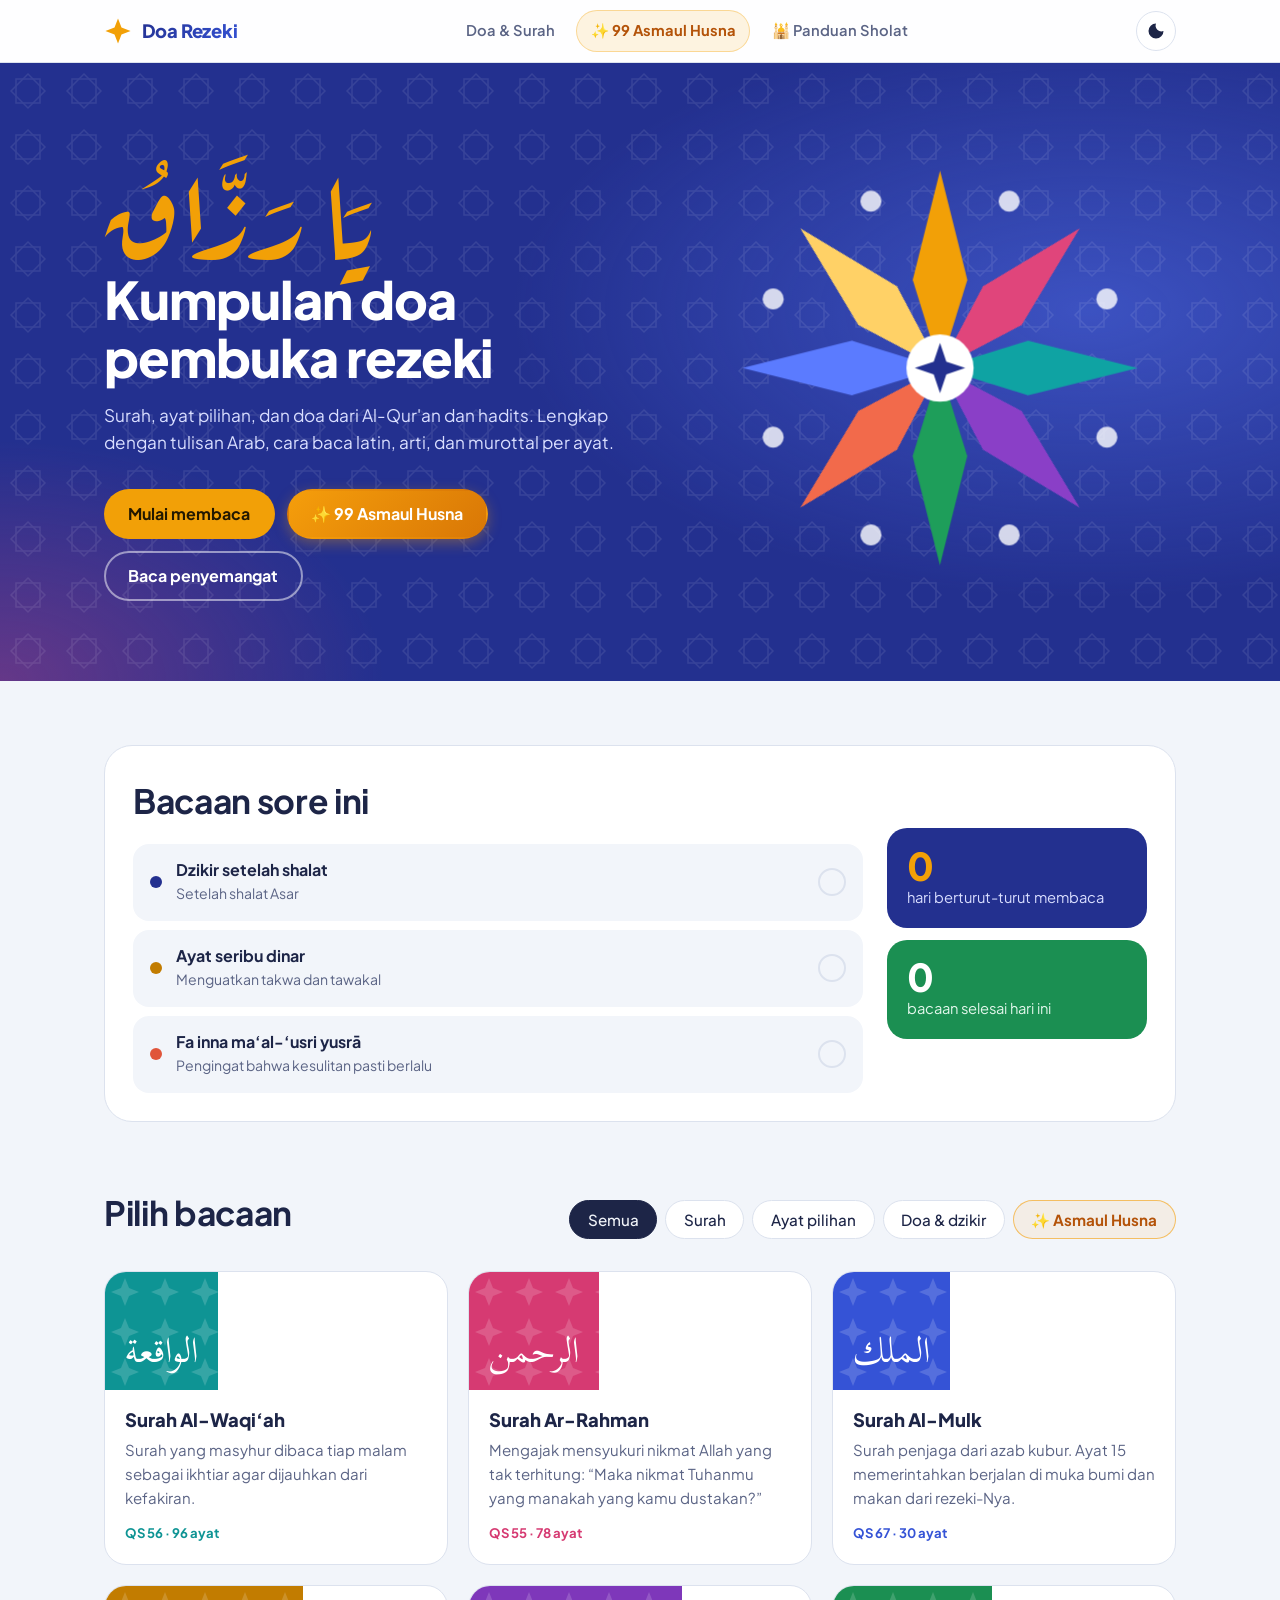
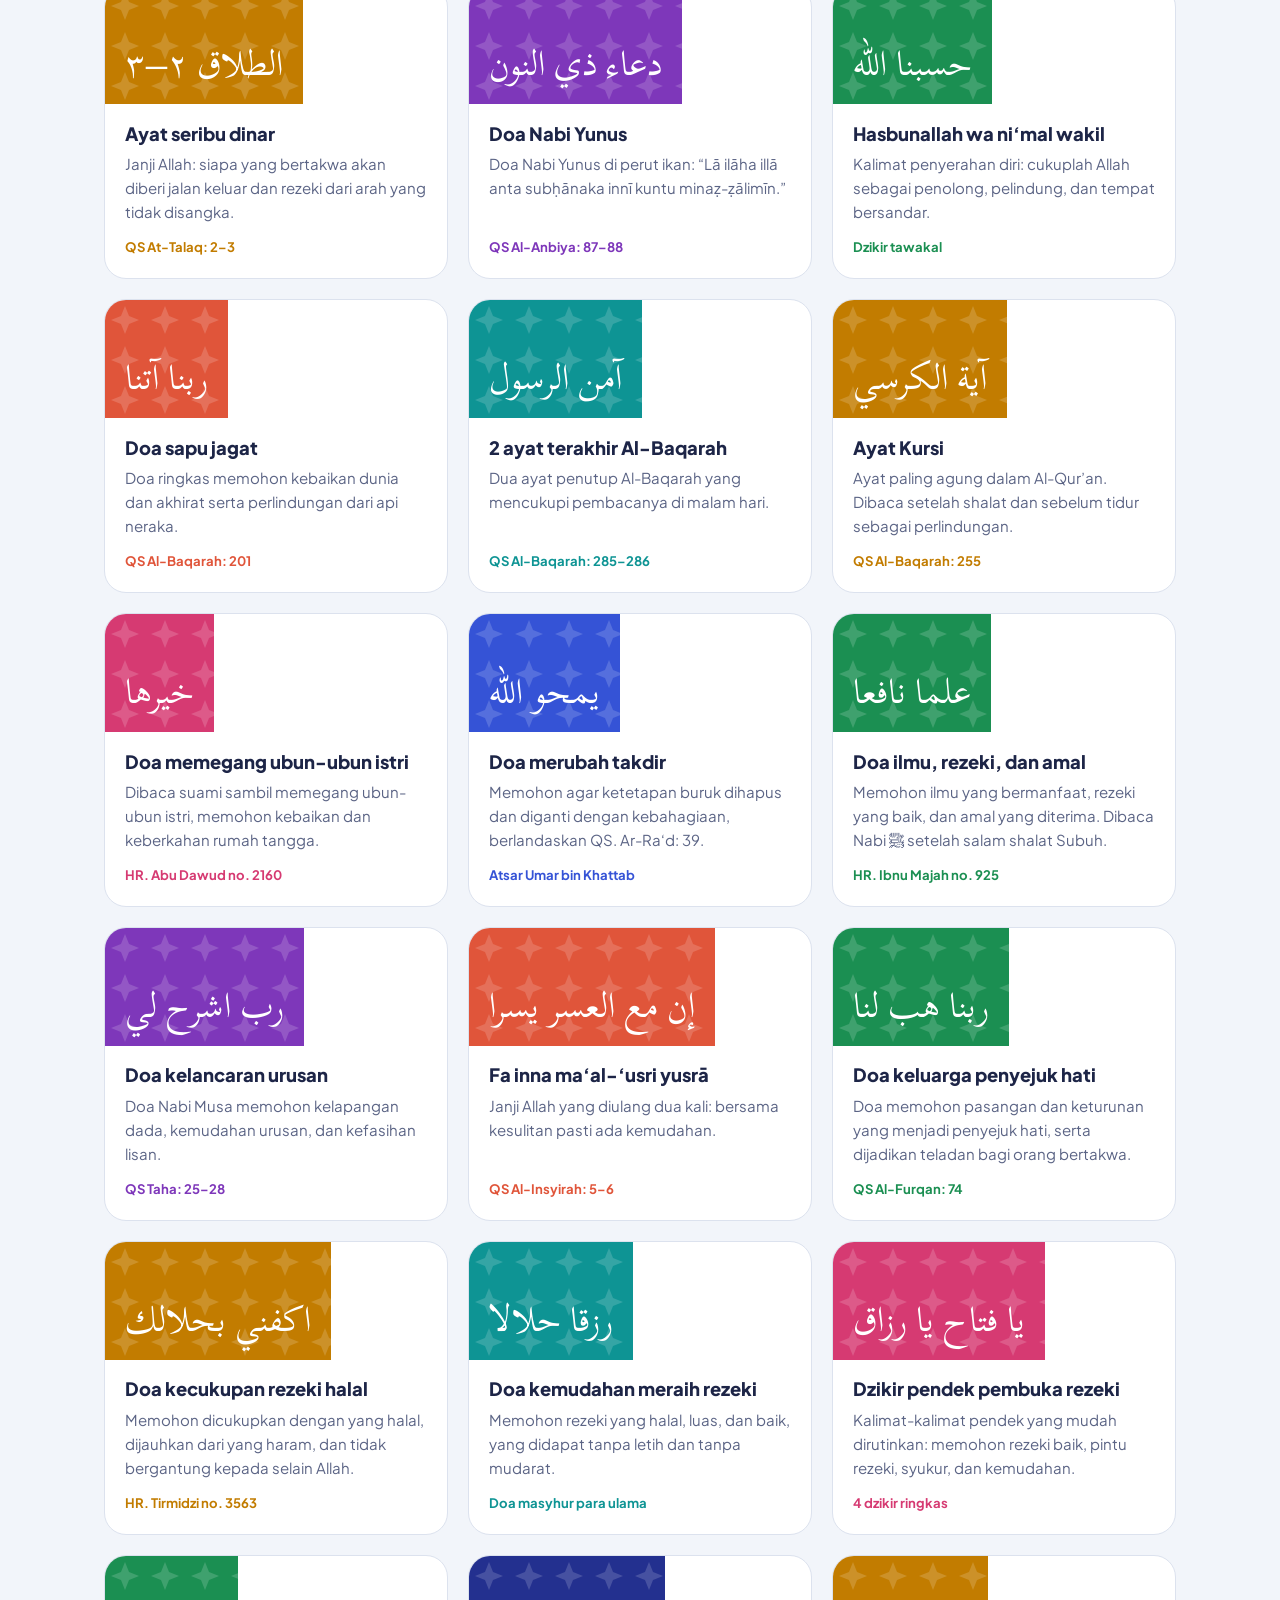
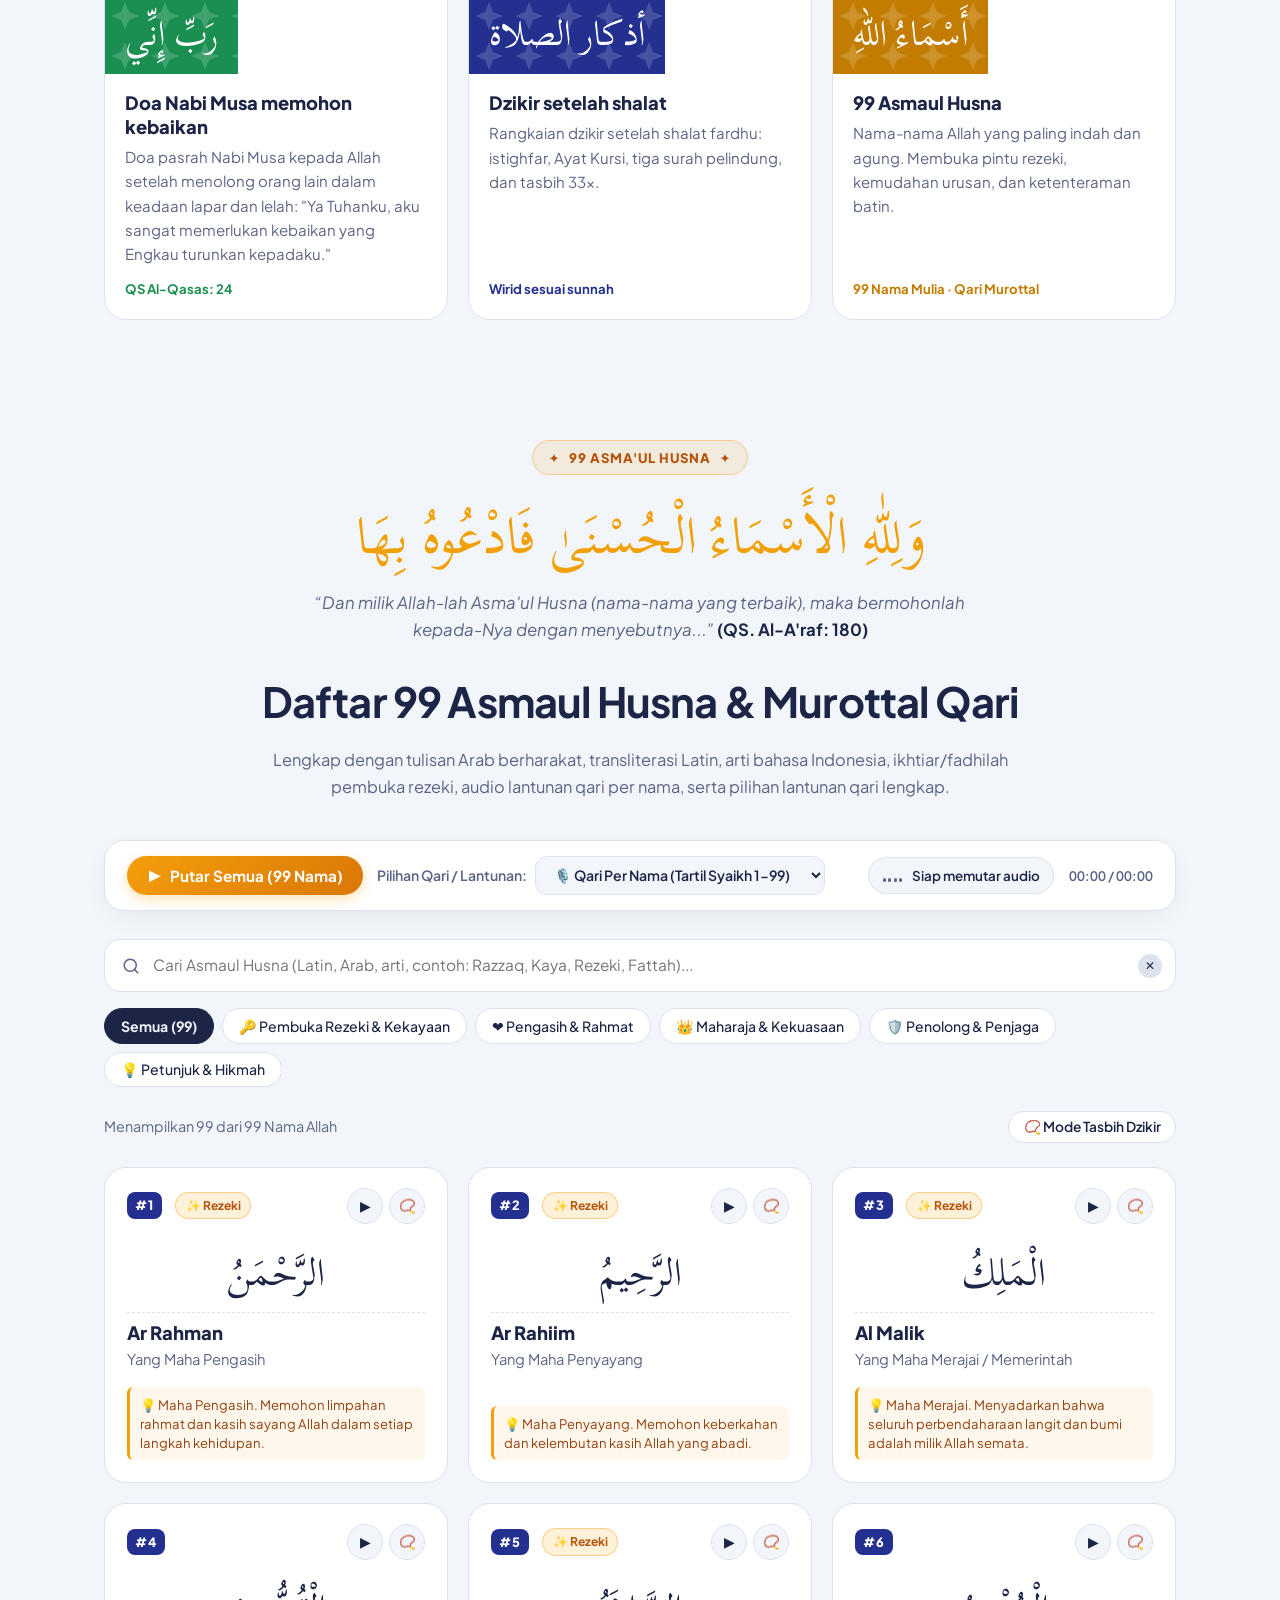
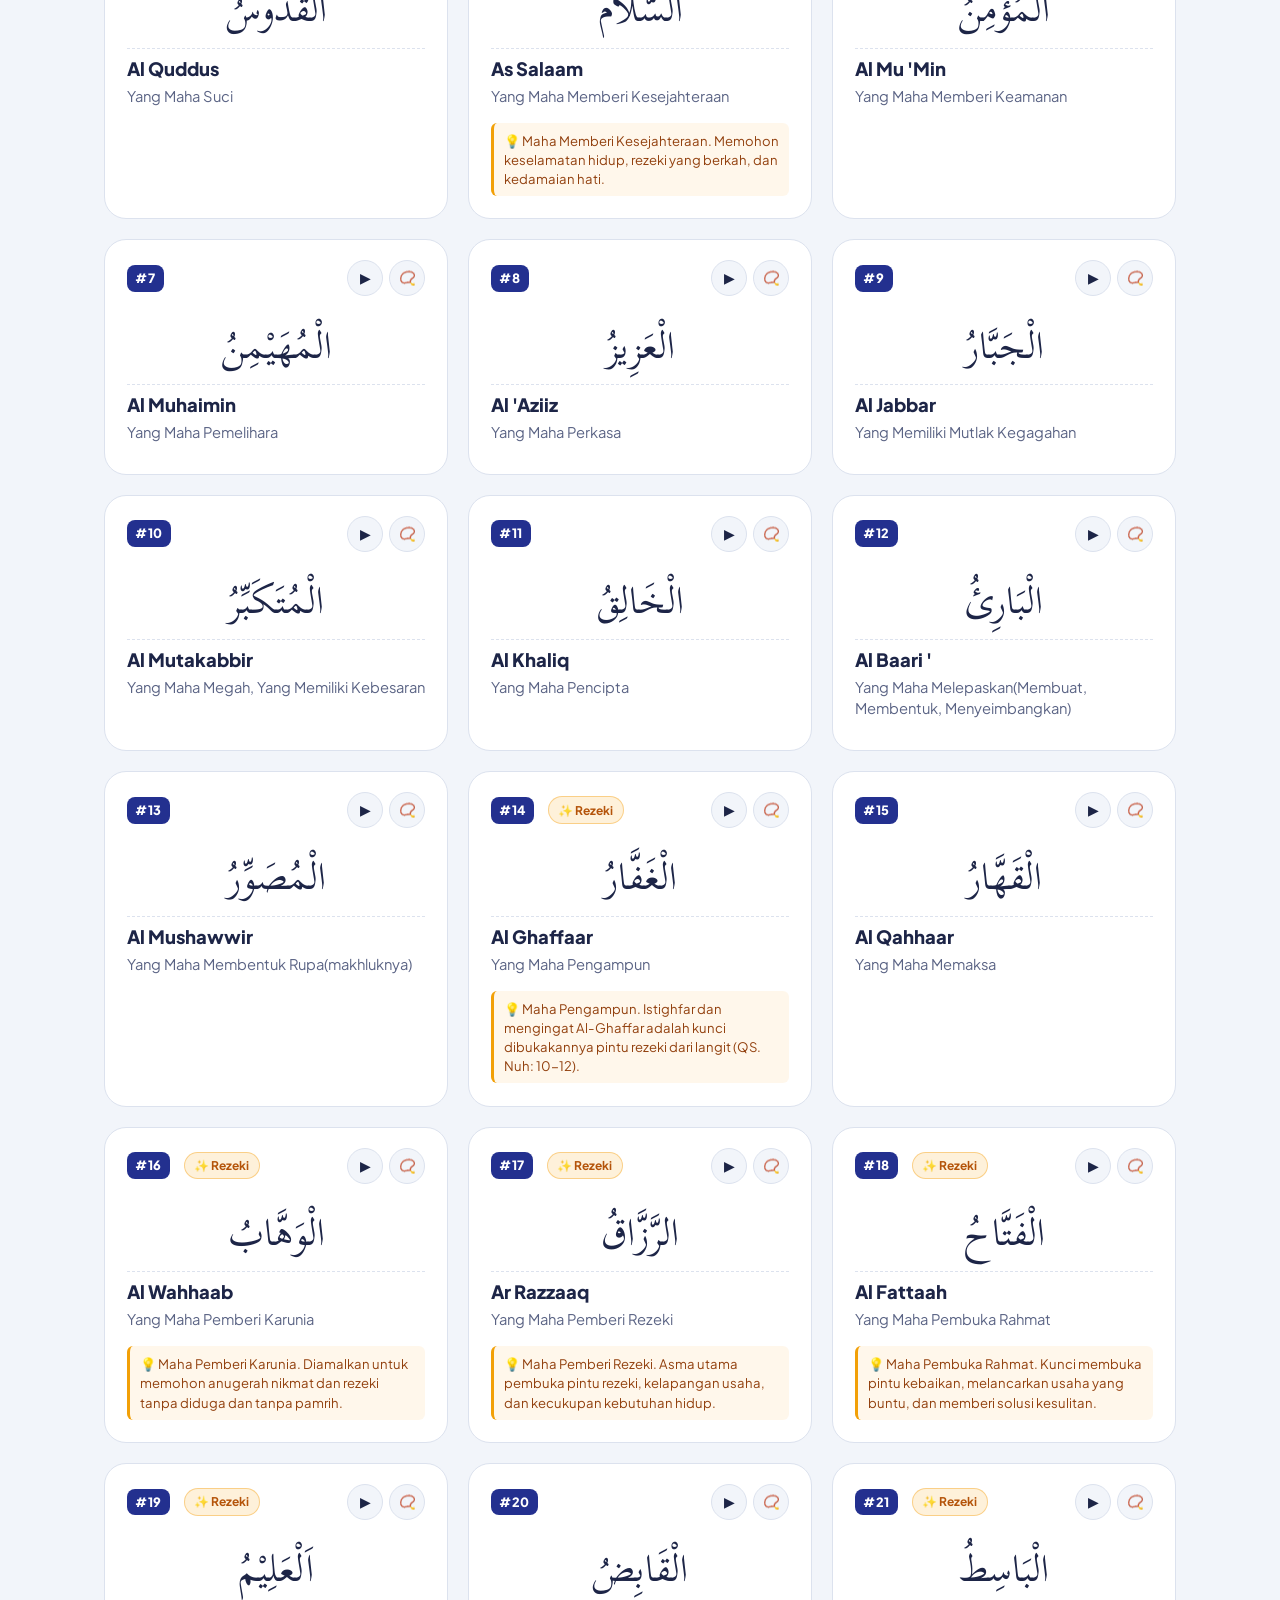
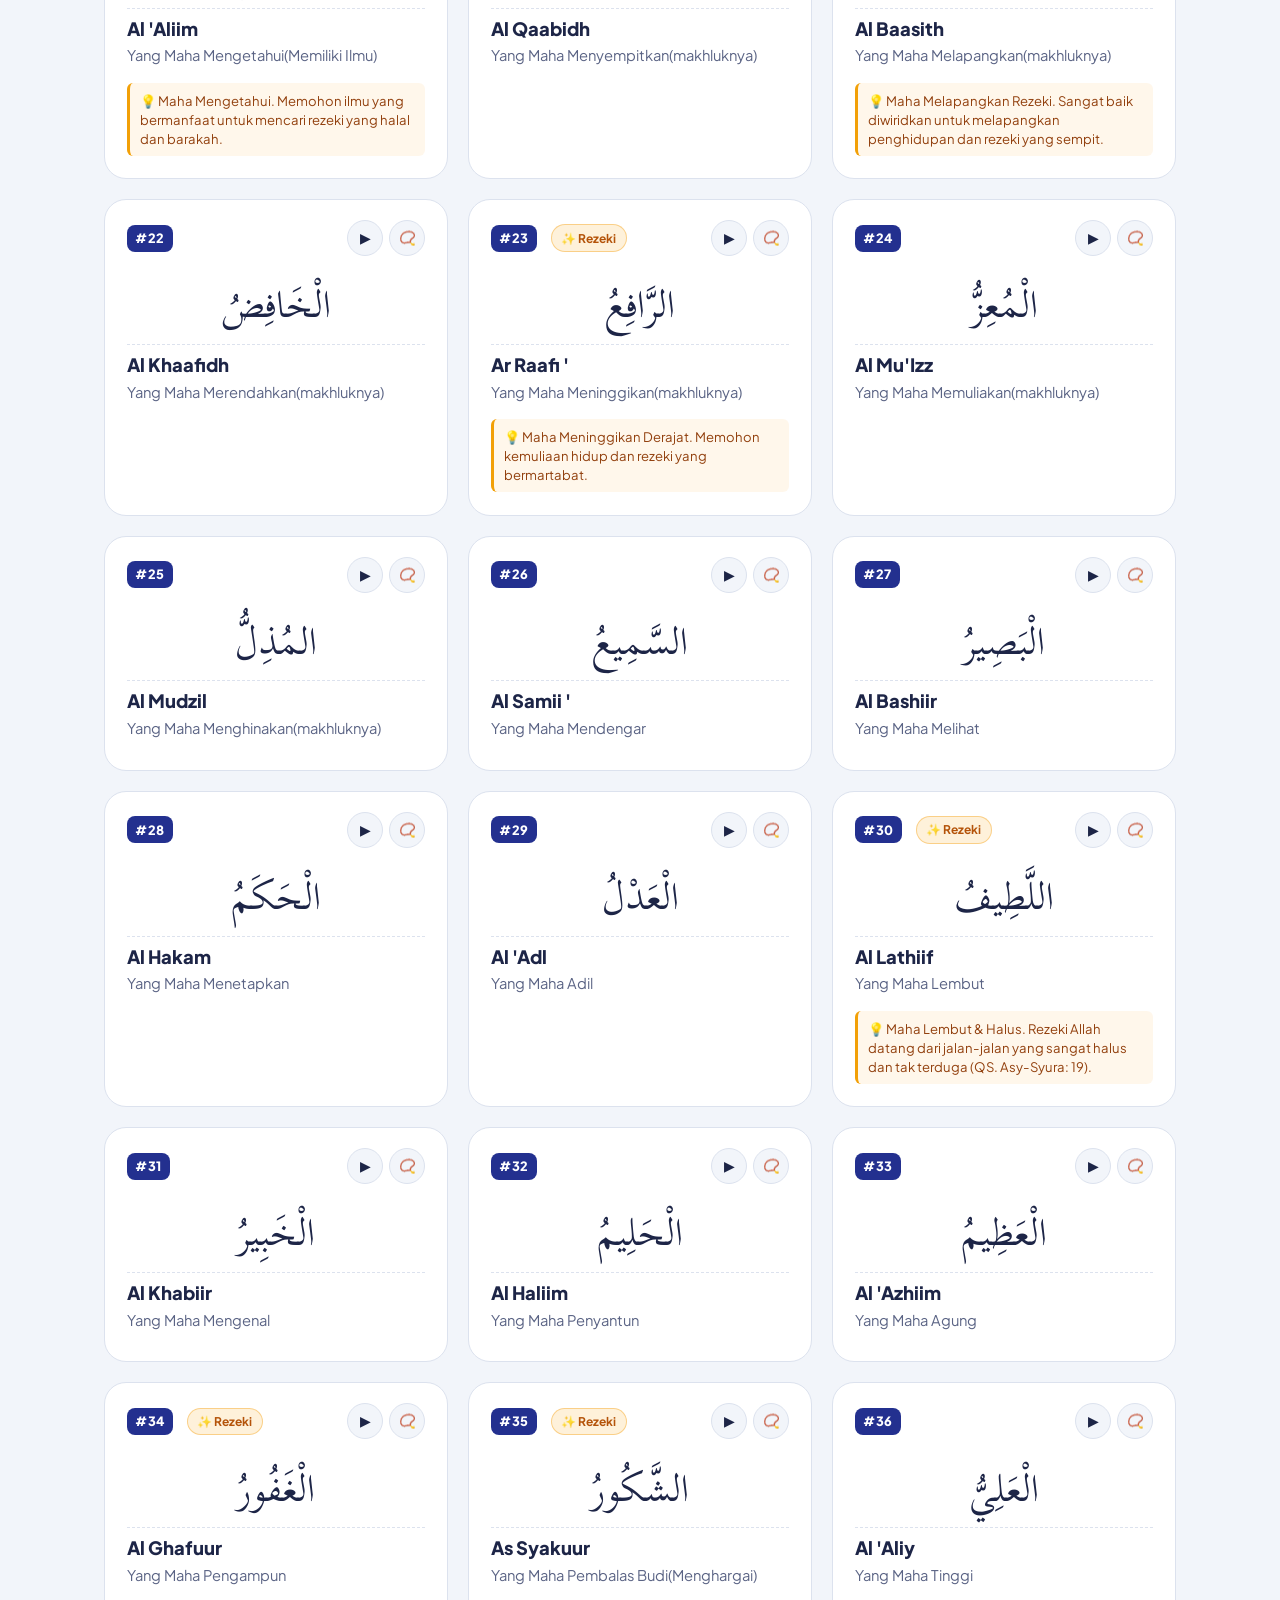
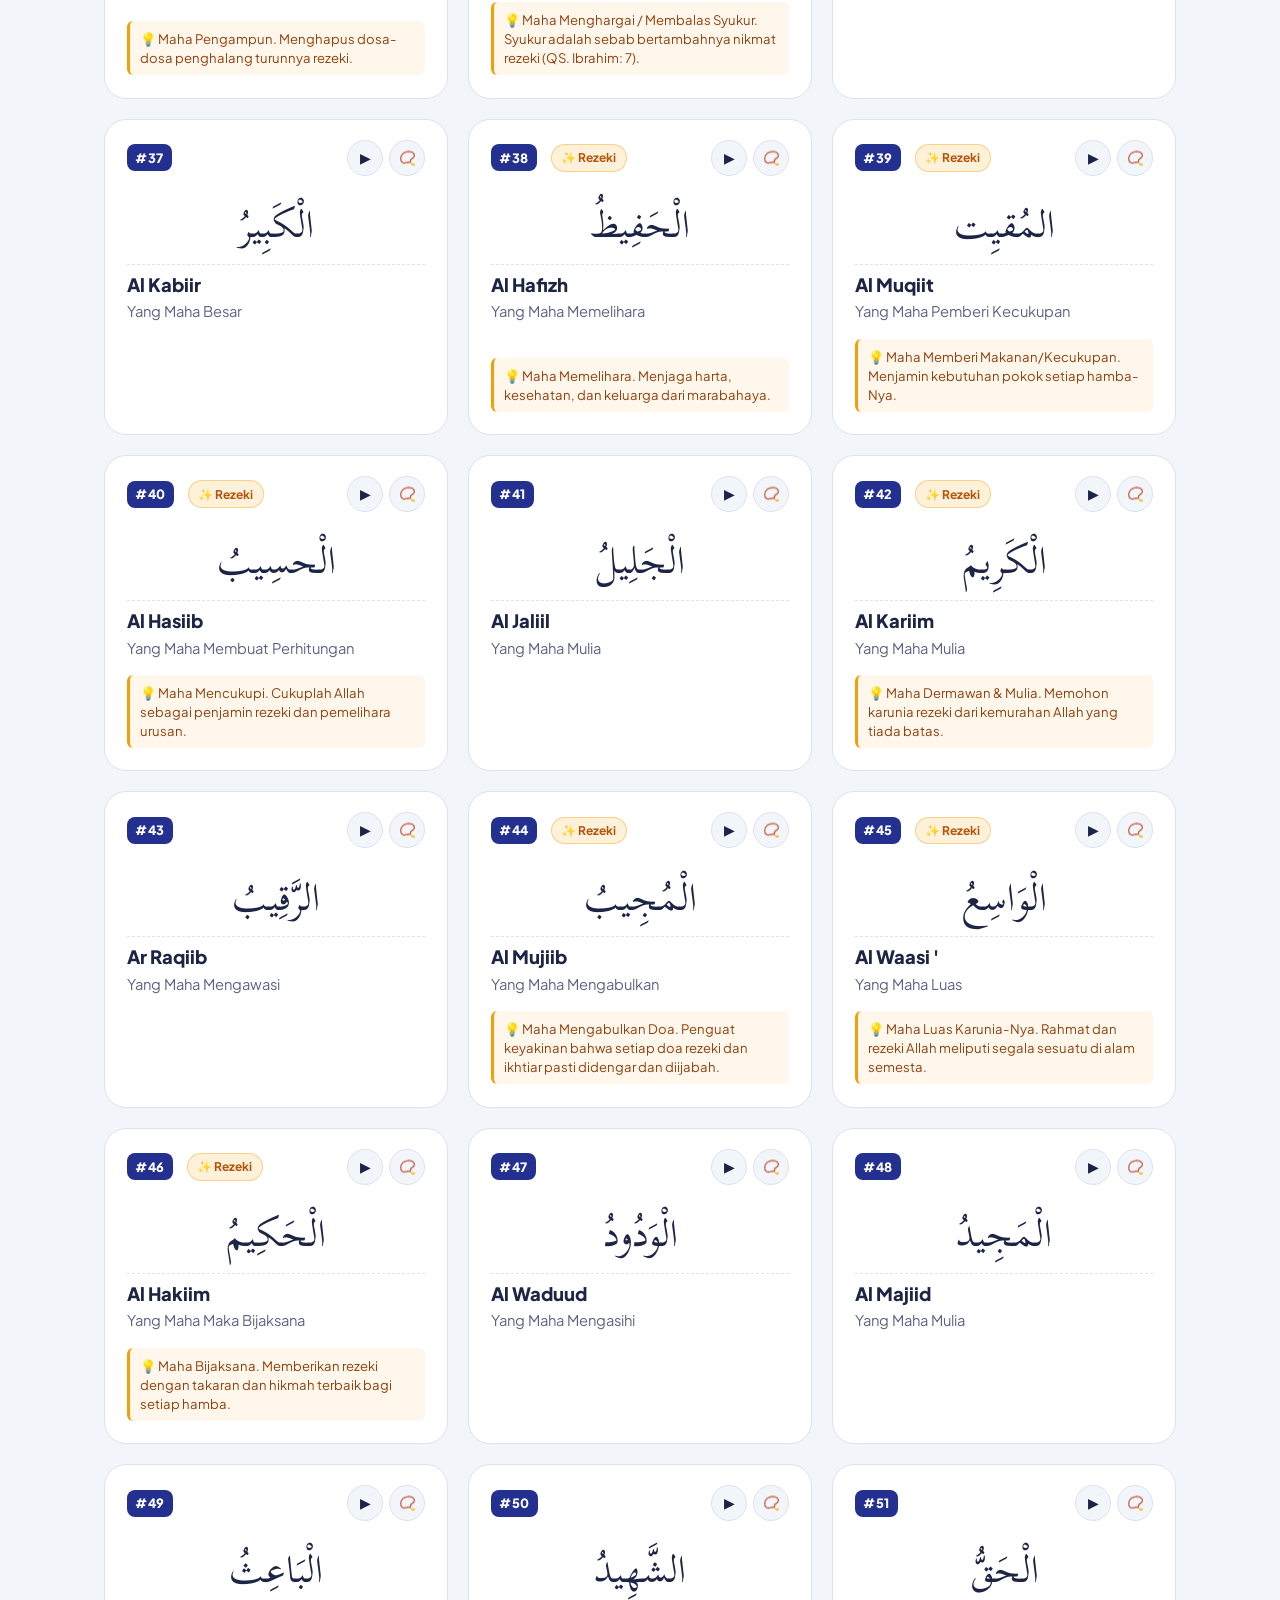
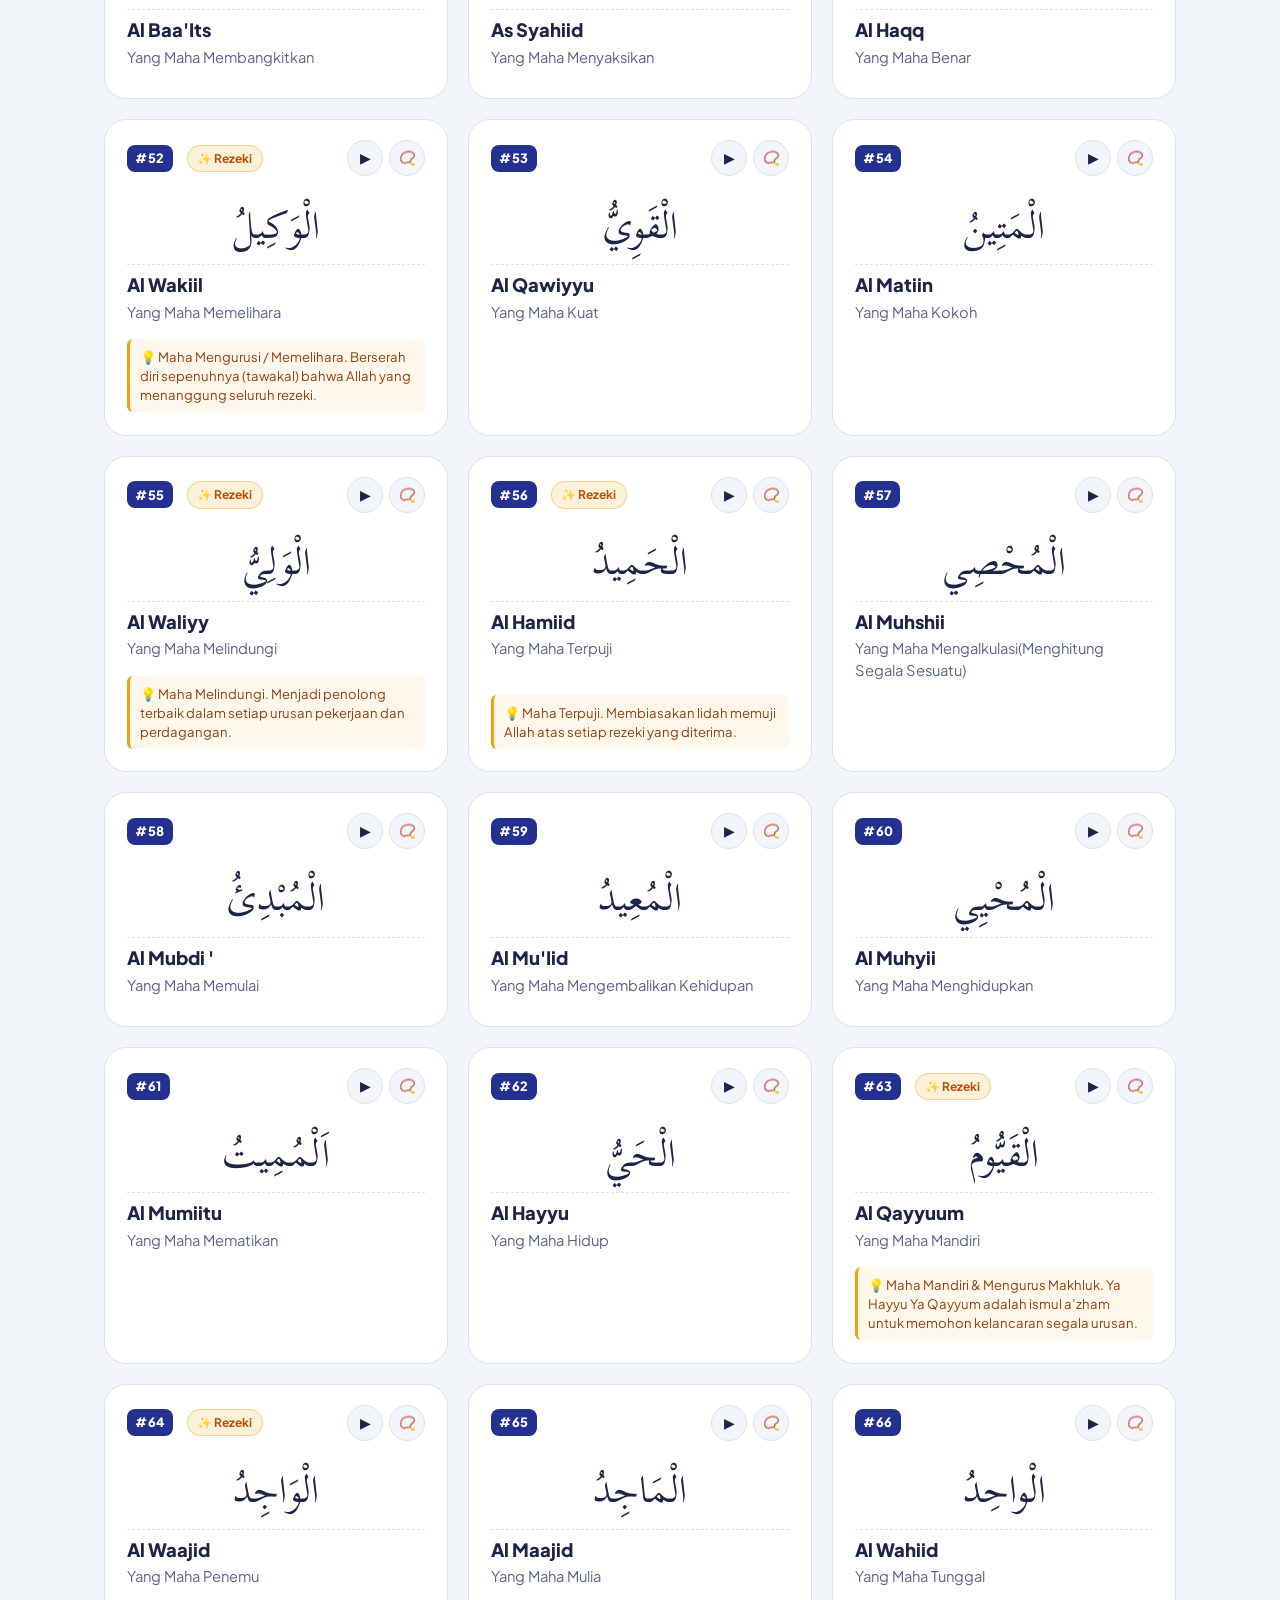
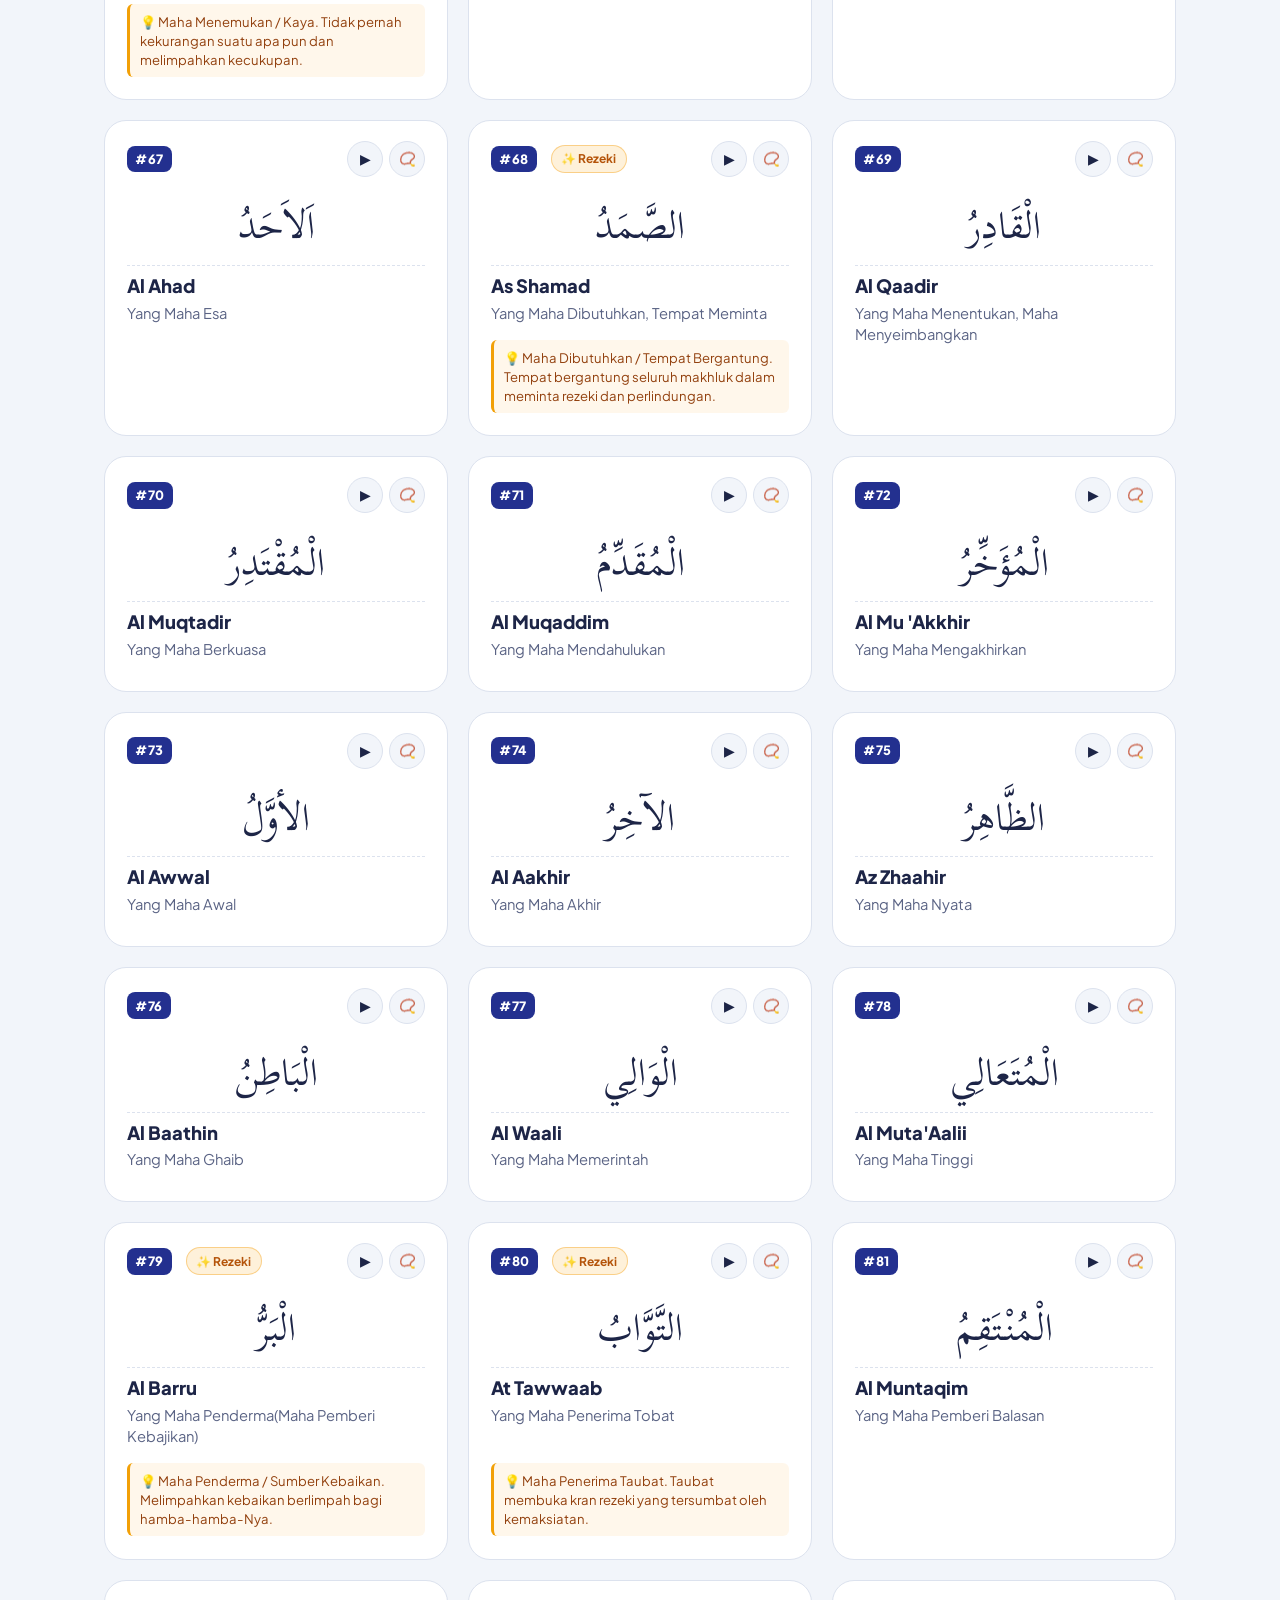
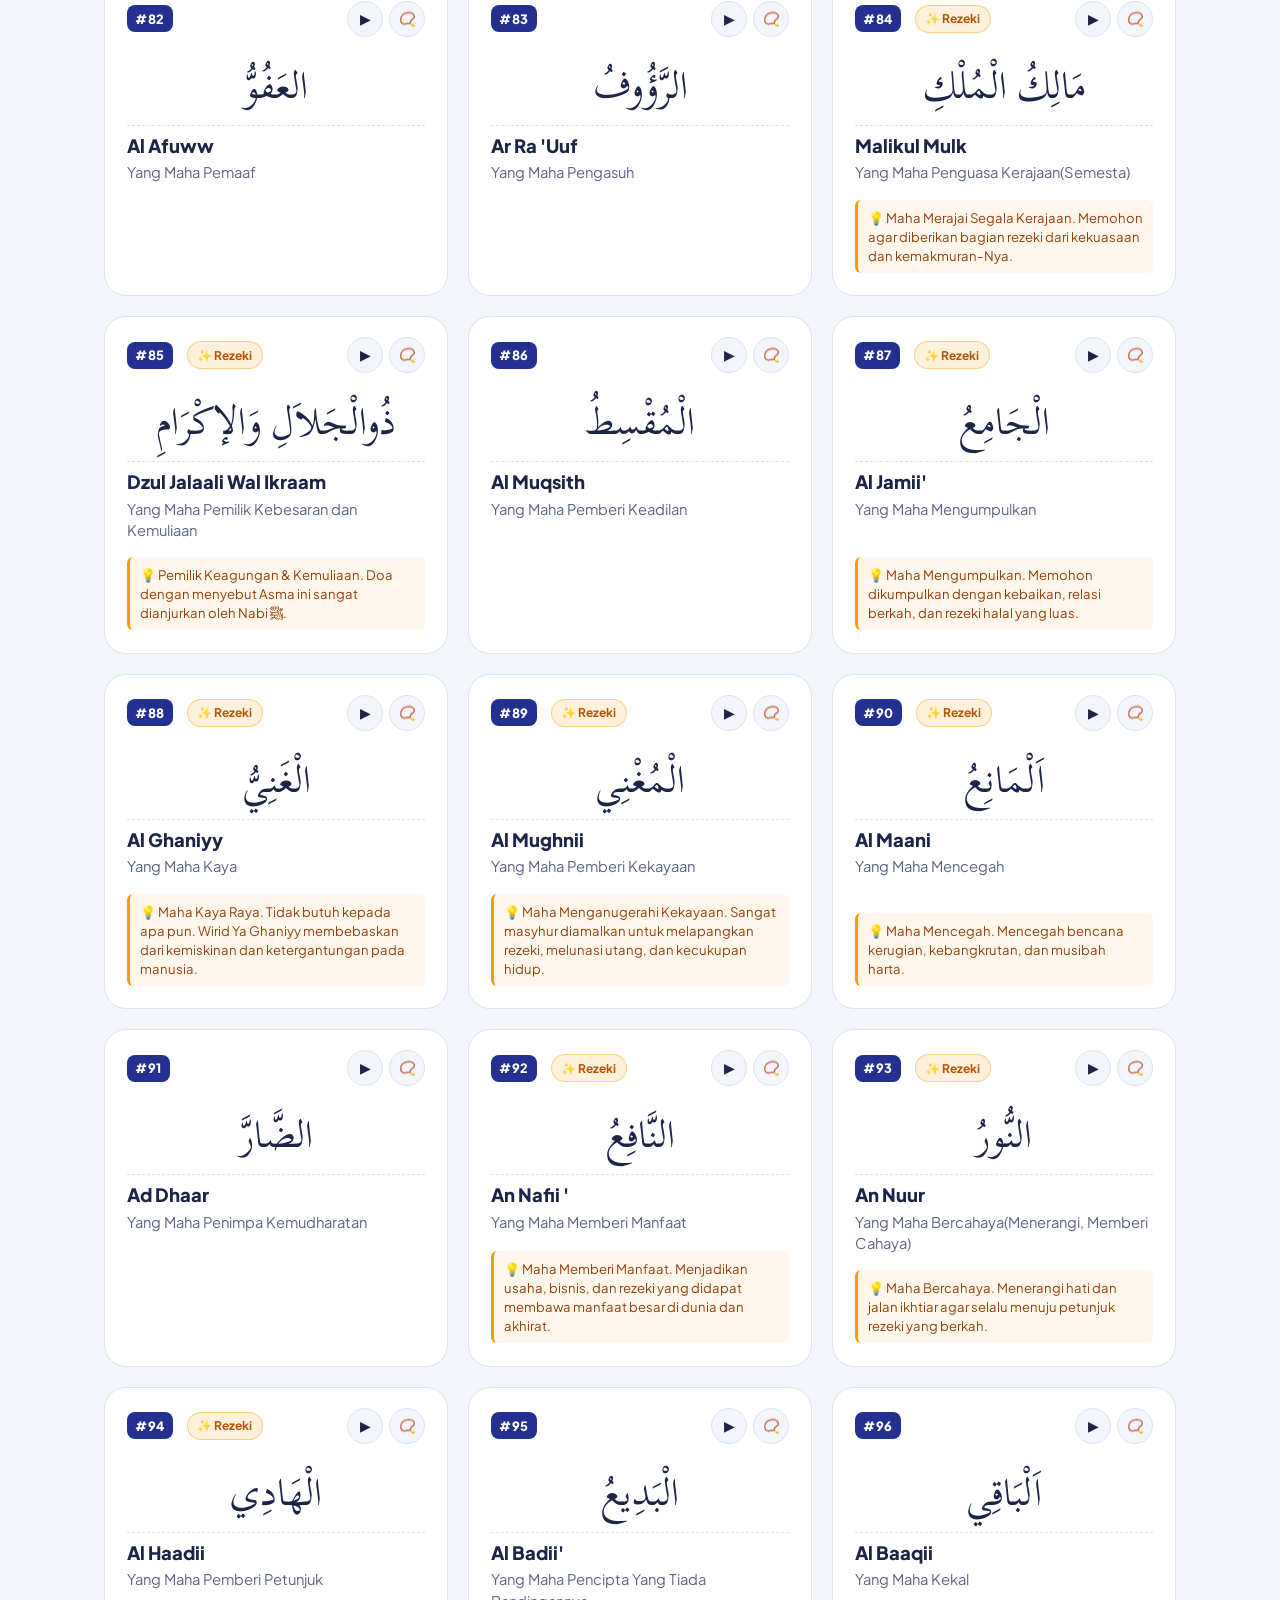
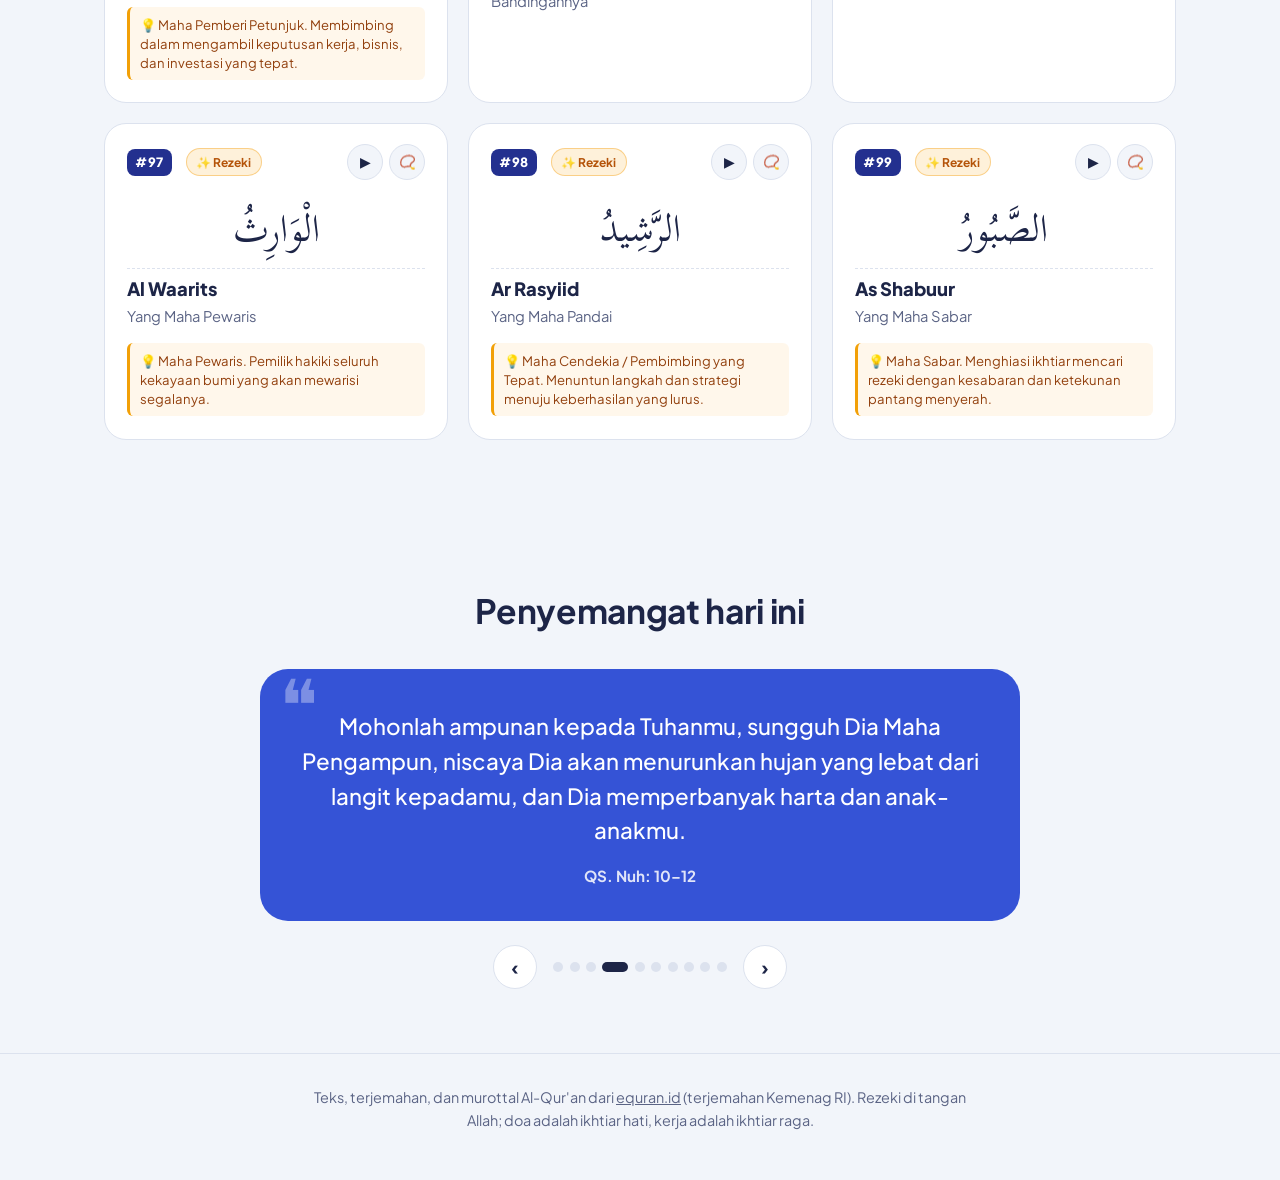
<file: index.html>
<!doctype html>
<html lang="id">
<head>
  <meta charset="utf-8">
  <meta name="viewport" content="width=device-width, initial-scale=1">
  <title>Doa Pembuka Rezeki</title>
  <meta name="description" content="Kumpulan surah, ayat, doa, dan dzikir pembuka rezeki lengkap dengan tulisan Arab, latin, arti, dan murottal.">
  <meta property="og:title" content="Doa Pembuka Rezeki">
  <meta property="og:description" content="Surah, ayat, doa, dan dzikir pembuka rezeki: tulisan Arab, latin, arti, dan murottal per ayat.">
  <link rel="icon" href="data:image/svg+xml,%3Csvg xmlns='http://www.w3.org/2000/svg' viewBox='0 0 40 40'%3E%3Cpath fill='%23F2A007' d='M20 2l5 13 13 5-13 5-5 13-5-13-13-5 13-5z'/%3E%3C/svg%3E">
  <link rel="preconnect" href="https://fonts.googleapis.com">
  <link rel="preconnect" href="https://fonts.gstatic.com" crossorigin>
  <link href="https://fonts.googleapis.com/css2?family=Aref+Ruqaa:wght@700&family=Plus+Jakarta+Sans:ital,wght@0,400;0,500;0,700;0,800;1,400&family=Scheherazade+New:wght@400;700&display=swap" rel="stylesheet">
  <link rel="stylesheet" href="style.css">
</head>
<body>
  <nav class="top-nav" aria-label="Navigasi Utama">
    <div class="nav-inner">
      <a href="#" class="nav-brand" aria-label="Kembali ke atas">
        <svg class="nav-logo" viewBox="0 0 40 40" width="28" height="28" aria-hidden="true">
          <path fill="#F2A007" d="M20 2l5 13 13 5-13 5-5 13-5-13-13-5 13-5z"/>
        </svg>
        <span class="nav-brand-title">Doa Rezeki</span>
      </a>
      <div class="nav-menu" id="nav-menu">
        <a href="#daftar" class="nav-link" onclick="closeNavMenu()">Doa &amp; Surah</a>
        <a href="#asmaul-husna" class="nav-link nav-link-special" onclick="closeNavMenu()">
          <span class="badge-sparkle">✨</span> 99 Asmaul Husna
        </a>
        <a href="sholat.html" class="nav-link" onclick="closeNavMenu()">🕌 Panduan Sholat</a>
      </div>
      <div class="nav-right">
      <button class="theme-toggle" type="button" aria-label="Ganti tema terang/gelap">
        <svg viewBox="0 0 24 24" width="20" height="20" aria-hidden="true"><path fill="currentColor" d="M12 3a9 9 0 1 0 9 9 7 7 0 0 1-9-9z"/></svg>
      </button>
      <button class="nav-hamburger" id="nav-hamburger" type="button" aria-label="Buka menu navigasi" aria-expanded="false" aria-controls="nav-menu">
        <span></span><span></span><span></span>
      </button>
      </div>
    </div>
  </nav>

  <header class="hero">
    <div class="hero-inner">
      <div class="hero-text">
        <p class="hero-arab" lang="ar" dir="rtl">يَا رَزَّاقُ</p>
        <h1>Kumpulan doa pembuka rezeki</h1>
        <p class="hero-lede">Surah, ayat pilihan, dan doa dari Al-Qur'an dan hadits. Lengkap dengan tulisan Arab, cara baca latin, arti, dan murottal per ayat.</p>
        <div class="hero-actions">
          <a class="btn btn-solid" href="#daftar">Mulai membaca</a>
          <a class="btn btn-gold" href="#asmaul-husna">✨ 99 Asmaul Husna</a>
          <a class="btn btn-ghost" href="#penyemangat">Baca penyemangat</a>
        </div>
      </div>
      <svg class="rosette" viewBox="0 0 200 200" aria-hidden="true">
        <defs>
          <path id="petal" d="M100 100 L113 58 L100 6 L87 58 Z"/>
          <circle id="dot" cx="100" cy="14" r="5"/>
        </defs>
        <g class="rosette-spin">
          <use href="#petal" style="--i:0" fill="#F2A007"/>
          <use href="#petal" style="--i:1" fill="#E0457B"/>
          <use href="#petal" style="--i:2" fill="#0FA3A3"/>
          <use href="#petal" style="--i:3" fill="#8A3FC7"/>
          <use href="#petal" style="--i:4" fill="#1E9E5A"/>
          <use href="#petal" style="--i:5" fill="#F26A4B"/>
          <use href="#petal" style="--i:6" fill="#5B7BFF"/>
          <use href="#petal" style="--i:7" fill="#FFD166"/>
          <g class="dots">
            <use href="#dot" transform="rotate(22.5 100 100)"/>
            <use href="#dot" transform="rotate(67.5 100 100)"/>
            <use href="#dot" transform="rotate(112.5 100 100)"/>
            <use href="#dot" transform="rotate(157.5 100 100)"/>
            <use href="#dot" transform="rotate(202.5 100 100)"/>
            <use href="#dot" transform="rotate(247.5 100 100)"/>
            <use href="#dot" transform="rotate(292.5 100 100)"/>
            <use href="#dot" transform="rotate(337.5 100 100)"/>
          </g>
        </g>
        <circle cx="100" cy="100" r="16" fill="#FFFFFF"/>
        <path d="M100 88 L103 97 L112 100 L103 103 L100 112 L97 103 L88 100 L97 97 Z" fill="#23308F"/>
      </svg>
    </div>
  </header>

  <main>
    <section class="section today" aria-labelledby="today-title">
      <div class="today-panel">
        <div>
          <h2 id="today-title">Bacaan hari ini</h2>
          <ul class="today-list" id="today-list"></ul>
        </div>
        <div class="today-stats">
          <p class="stat"><b id="stat-streak">0</b> hari berturut-turut membaca</p>
          <p class="stat stat-alt"><b id="stat-today">0</b> bacaan selesai hari ini</p>
        </div>
      </div>
    </section>

    <section id="daftar" class="section">
      <div class="section-head">
        <h2>Pilih bacaan</h2>
        <div class="filters" role="group" aria-label="Saring bacaan">
          <button type="button" class="chip" data-filter="all" aria-pressed="true">Semua</button>
          <button type="button" class="chip" data-filter="surah" aria-pressed="false">Surah</button>
          <button type="button" class="chip" data-filter="ayat" aria-pressed="false">Ayat pilihan</button>
          <button type="button" class="chip" data-filter="doa" aria-pressed="false">Doa &amp; dzikir</button>
          <button type="button" class="chip chip-gold" data-filter="asmaul" aria-pressed="false">✨ Asmaul Husna</button>
        </div>
      </div>
      <ul class="grid" id="grid"></ul>
    </section>

    <section id="asmaul-husna" class="section asmaul-section" aria-labelledby="asmaul-title">
      <div class="asmaul-header">
        <div class="asmaul-badge">
          <span class="badge-sparkle">✦</span> 99 ASMA'UL HUSNA <span class="badge-sparkle">✦</span>
        </div>
        <p class="asmaul-quran-verse" lang="ar" dir="rtl">وَلِلّٰهِ الْأَسْمَاءُ الْحُسْنَىٰ فَادْعُوهُ بِهَا</p>
        <p class="asmaul-quran-trans">“Dan milik Allah-lah Asma'ul Husna (nama-nama yang terbaik), maka bermohonlah kepada-Nya dengan menyebutnya...” <span class="verse-ref">(QS. Al-A'raf: 180)</span></p>
        <h2 id="asmaul-title">Daftar 99 Asmaul Husna &amp; Murottal Qari</h2>
        <p class="asmaul-desc">Lengkap dengan tulisan Arab berharakat, transliterasi Latin, arti bahasa Indonesia, ikhtiar/fadhilah pembuka rezeki, audio lantunan qari per nama, serta pilihan lantunan qari lengkap.</p>
      </div>

      <!-- Sticky Audio Player Bar -->
      <div class="asmaul-player-bar" id="asmaul-player-bar">
        <div class="player-left">
          <button type="button" class="btn btn-play-all" id="asmaul-playall" aria-label="Putar semua nama atau lantunan">
            <span class="play-icon" id="asmaul-play-icon">▶</span>
            <span class="play-label" id="asmaul-play-label">Putar Semua (99 Nama)</span>
          </button>
          <label class="qari-select-label" for="asmaul-qari-select">
            <span class="qari-label-text">Pilihan Qari / Lantunan:</span>
            <select id="asmaul-qari-select" class="qari-select">
              <option value="per_nama">🎙️ Qari Per Nama (Tartil Syaikh 1-99)</option>
              <option value="tvri">📻 Lantunan Merdu Klasik (TVRI Indonesia)</option>
              <option value="hijjaz">🌿 Grup Nasyid Hijjaz (Syahdu &amp; Harmoni)</option>
              <option value="sharifah">🌸 Ustazah Sharifah Khasif (Qoriah Internasional)</option>
              <option value="dzikir99">🌙 Dzikir Merdu 99 (Khusyuk &amp; Menenangkan)</option>
            </select>
          </label>
        </div>

        <div class="player-right" id="asmaul-now-playing-wrap">
          <div class="now-playing-pill" id="asmaul-now-playing">
            <span class="now-playing-wave" aria-hidden="true">
              <span></span><span></span><span></span><span></span>
            </span>
            <span class="now-playing-text" id="asmaul-now-text">Siap memutar audio</span>
          </div>
          <div class="player-time" id="asmaul-player-time">00:00 / 00:00</div>
        </div>
      </div>

      <!-- Filter & Search Toolbar -->
      <div class="asmaul-toolbar">
        <div class="search-box">
          <svg class="search-icon" viewBox="0 0 24 24" width="18" height="18" aria-hidden="true">
            <circle cx="11" cy="11" r="8" fill="none" stroke="currentColor" stroke-width="2"/>
            <line x1="21" y1="21" x2="16.65" y2="16.65" stroke="currentColor" stroke-width="2" stroke-linecap="round"/>
          </svg>
          <input type="search" id="asmaul-search" placeholder="Cari Asmaul Husna (Latin, Arab, arti, contoh: Razzaq, Kaya, Rezeki, Fattah)..." aria-label="Cari Asmaul Husna">
          <button type="button" id="asmaul-search-clear" class="search-clear" aria-label="Bersihkan pencarian" hidden>✕</button>
        </div>
        <div class="asmaul-cats" role="group" aria-label="Saring kategori Asmaul Husna">
          <button type="button" class="cat-chip is-active" data-cat="all">Semua (99)</button>
          <button type="button" class="cat-chip" data-cat="rezeki">🔑 Pembuka Rezeki &amp; Kekayaan</button>
          <button type="button" class="cat-chip" data-cat="rahmat">❤️ Pengasih &amp; Rahmat</button>
          <button type="button" class="cat-chip" data-cat="kuasa">👑 Maharaja &amp; Kekuasaan</button>
          <button type="button" class="cat-chip" data-cat="pelindung">🛡️ Penolong &amp; Penjaga</button>
          <button type="button" class="cat-chip" data-cat="hikmah">💡 Petunjuk &amp; Hikmah</button>
        </div>
      </div>

      <div class="asmaul-count-bar">
        <span id="asmaul-count-info">Menampilkan 99 Nama Allah</span>
        <button type="button" class="btn-dzikir-mode" id="btn-toggle-dzikir">📿 Mode Tasbih Dzikir</button>
      </div>

      <!-- Grid of 99 Cards -->
      <ul class="asmaul-grid" id="asmaul-grid"></ul>
    </section>

    <section id="penyemangat" class="section quotes">
      <h2>Penyemangat hari ini</h2>
      <figure class="quote" id="quote" aria-live="polite">
        <blockquote id="quote-text"></blockquote>
        <figcaption id="quote-src"></figcaption>
      </figure>
      <div class="quote-nav">
        <button type="button" class="round" id="quote-prev" aria-label="Kutipan sebelumnya">‹</button>
        <div class="quote-dots" id="quote-dots"></div>
        <button type="button" class="round" id="quote-next" aria-label="Kutipan berikutnya">›</button>
      </div>
    </section>
  </main>

  <footer class="footer">
    <p>Teks, terjemahan, dan murottal Al-Qur'an dari <a href="https://equran.id" target="_blank" rel="noopener">equran.id</a> (terjemahan Kemenag RI). Rezeki di tangan Allah; doa adalah ikhtiar hati, kerja adalah ikhtiar raga.</p>
  </footer>

  <dialog id="reader" class="reader">
    <div class="reader-head">
      <div>
        <p class="reader-arab" id="r-arab" lang="ar" dir="rtl"></p>
        <h2 id="r-title"></h2>
        <p class="reader-src" id="r-src"></p>
      </div>
      <div class="head-actions">
        <button type="button" class="round head-btn" id="r-share" aria-label="Bagikan bacaan ini">
          <svg viewBox="0 0 24 24" width="18" height="18" aria-hidden="true"><path fill="none" stroke="currentColor" stroke-width="2" stroke-linecap="round" stroke-linejoin="round" d="M12 3v12M7 8l5-5 5 5M5 13v6a2 2 0 0 0 2 2h10a2 2 0 0 0 2-2v-6"/></svg>
        </button>
        <button type="button" class="round head-btn" id="r-close" aria-label="Tutup">✕</button>
      </div>
    </div>
    <div class="reader-bar">
      <button type="button" class="btn btn-play" id="r-playall">▶ Putar semua</button>
      <label class="qari" id="r-qari-wrap">Qari
        <select id="r-qari"></select>
      </label>
      <label class="toggle"><input type="checkbox" id="t-tajwid" checked> Tajwid</label>
      <label class="toggle"><input type="checkbox" id="t-latin" checked> Latin</label>
      <label class="toggle"><input type="checkbox" id="t-arti" checked> Arti</label>
      <div class="size" role="group" aria-label="Ukuran huruf Arab">
        <button type="button" class="round sm" id="f-down" aria-label="Perkecil huruf Arab">A−</button>
        <button type="button" class="round sm" id="f-up" aria-label="Perbesar huruf Arab">A+</button>
      </div>
    </div>
    <div class="tajwid-legend" id="tajwid-legend" aria-label="Panduan warna tajwid">
      <span class="tajwid-legend-label">Tajwid:</span>
      <span class="tj-tag tj-mad"><span class="tj-dot"></span>Mad Panjang</span>
      <span class="tj-tag tj-ghunnah"><span class="tj-dot"></span>Ghunnah</span>
      <span class="tj-tag tj-ikhfa"><span class="tj-dot"></span>Ikhfa &amp; Iqlab</span>
      <span class="tj-tag tj-idgham"><span class="tj-dot"></span>Idgham</span>
      <span class="tj-tag tj-qalqalah"><span class="tj-dot"></span>Qalqalah</span>
    </div>
    <div class="reader-body" id="r-body"></div>
  </dialog>

  <div class="toast" id="toast" role="status" aria-live="polite"></div>
  <script src="asmaul-husna-data.js"></script>
  <script src="app.js"></script>
</body>
</html>
</file>
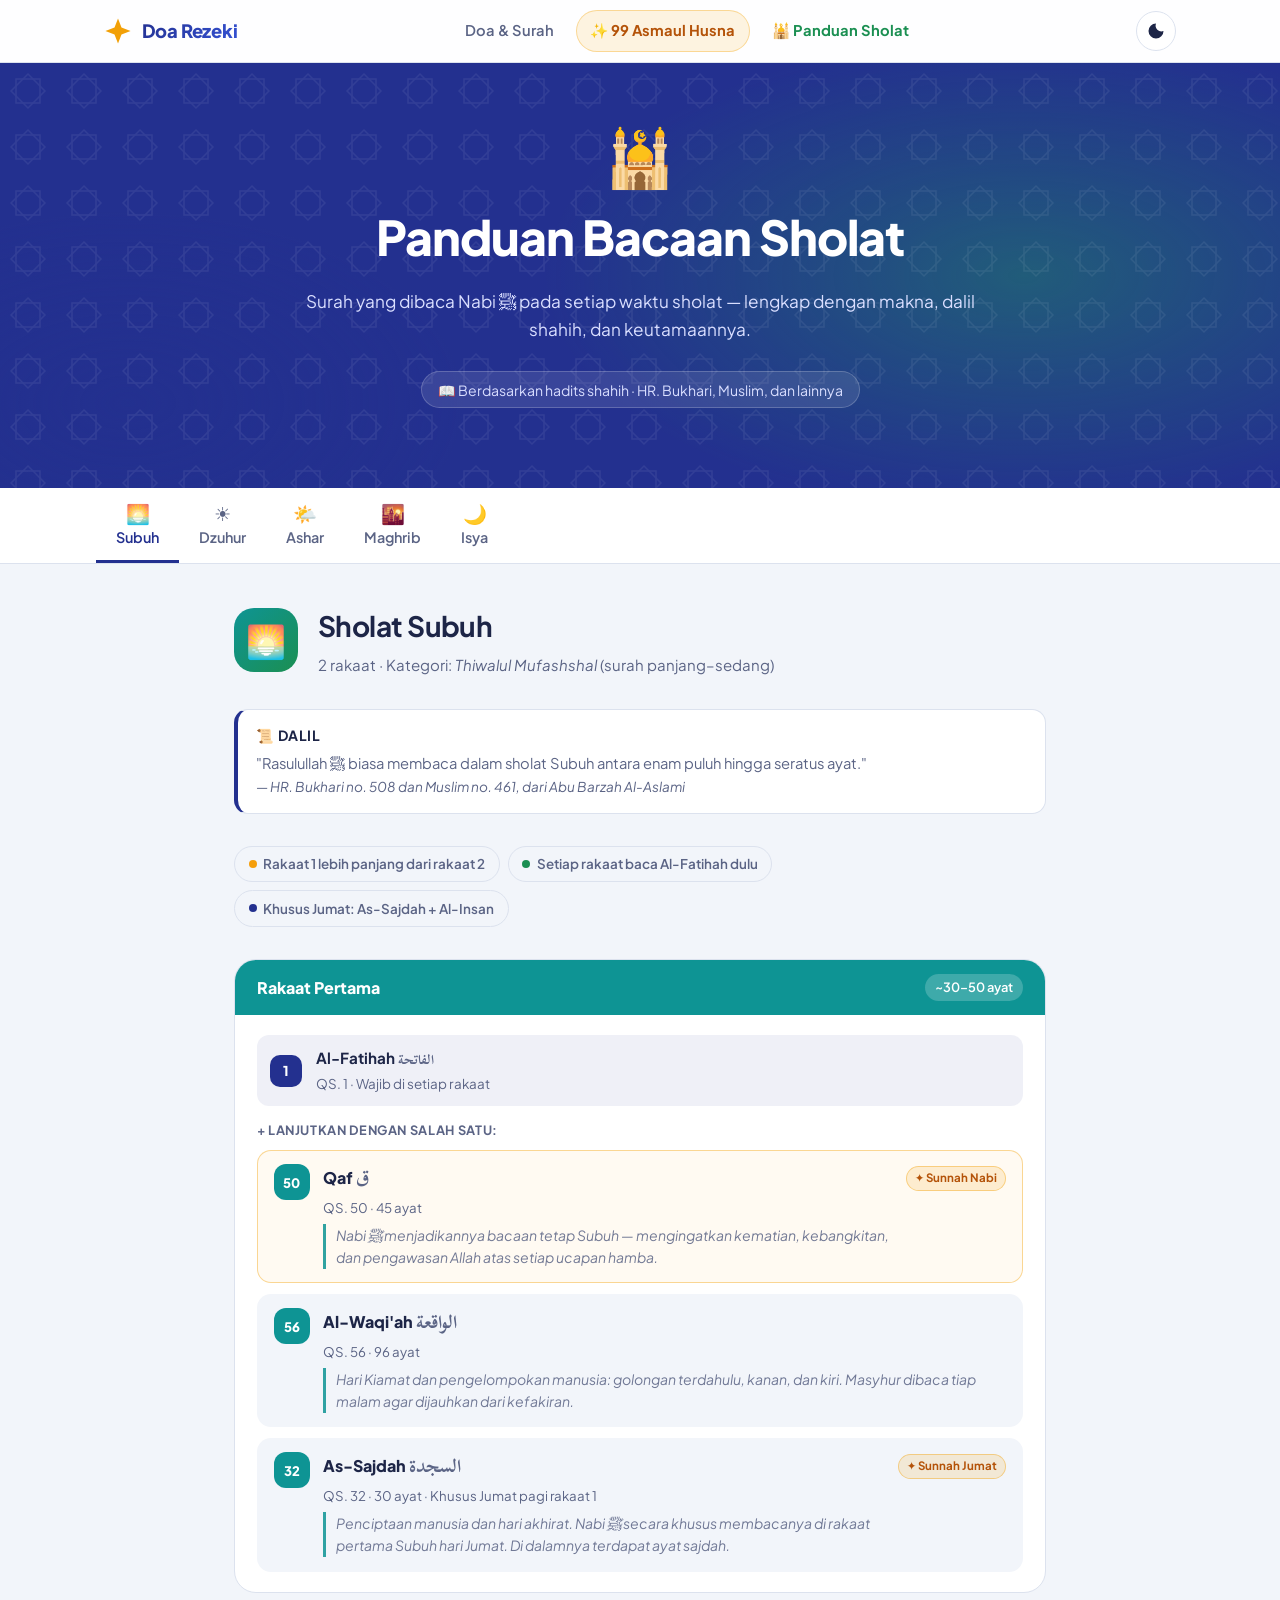
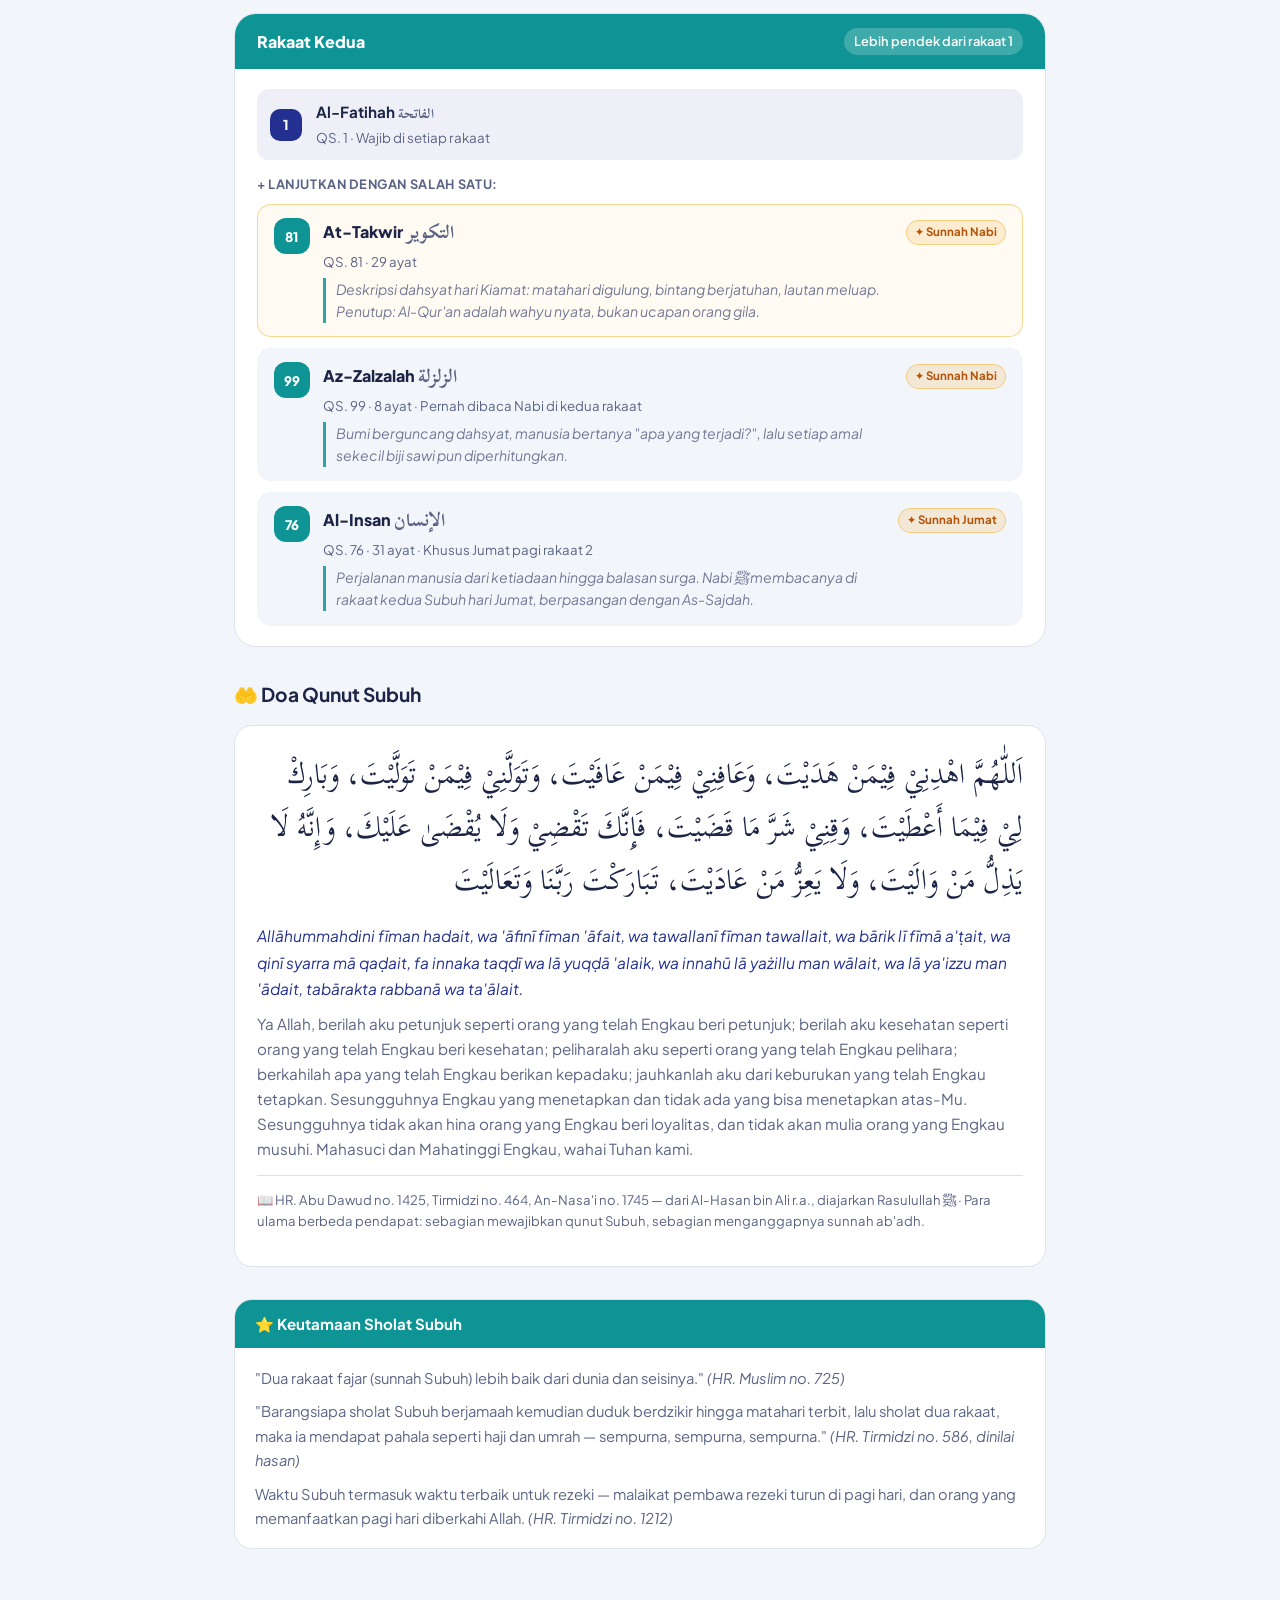
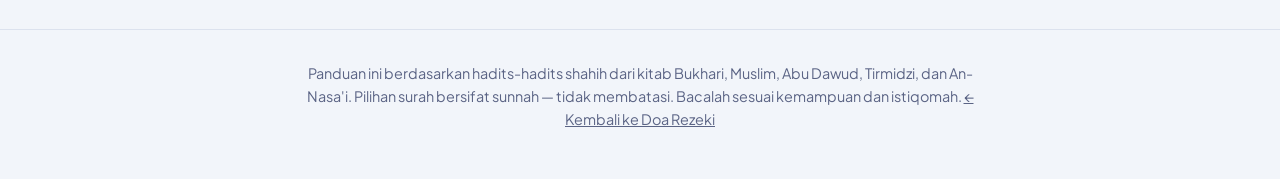
<file: sholat.html>
<!doctype html>
<html lang="id">
<head>
  <meta charset="utf-8">
  <meta name="viewport" content="width=device-width, initial-scale=1">
  <title>Panduan Bacaan Sholat · Doa Rezeki</title>
  <meta name="description" content="Panduan surah yang dibaca Nabi ﷺ dalam setiap waktu sholat, lengkap dengan makna dan dalil shahih.">
  <link rel="icon" href="data:image/svg+xml,%3Csvg xmlns='http://www.w3.org/2000/svg' viewBox='0 0 40 40'%3E%3Cpath fill='%23F2A007' d='M20 2l5 13 13 5-13 5-5 13-5-13-13-5 13-5z'/%3E%3C/svg%3E">
  <link rel="preconnect" href="https://fonts.googleapis.com">
  <link rel="preconnect" href="https://fonts.gstatic.com" crossorigin>
  <link href="https://fonts.googleapis.com/css2?family=Aref+Ruqaa:wght@700&family=Plus+Jakarta+Sans:ital,wght@0,400;0,500;0,700;0,800;1,400&family=Scheherazade+New:wght@400;700&display=swap" rel="stylesheet">
  <link rel="stylesheet" href="style.css">
  <style>
    /* ===== Sholat Page Specific ===== */
    .sholat-hero {
      background:
        radial-gradient(50rem 25rem at 80% 50%, rgba(30,158,90,.4), transparent 60%),
        radial-gradient(35rem 20rem at 10% 80%, rgba(35,48,143,.45), transparent 60%),
        var(--lapis);
      color: #fff;
      padding: 4rem 1.5rem 5rem;
      text-align: center;
      position: relative;
      overflow: hidden;
    }
    .sholat-hero::before {
      content: "";
      position: absolute; inset: 0;
      opacity: .07;
      background-image: url("data:image/svg+xml,%3Csvg xmlns='http://www.w3.org/2000/svg' width='56' height='56' viewBox='0 0 56 56'%3E%3Cg fill='none' stroke='%23fff' stroke-width='1.5'%3E%3Crect x='16' y='16' width='24' height='24'/%3E%3Crect x='16' y='16' width='24' height='24' transform='rotate(45 28 28)'/%3E%3C/g%3E%3C/svg%3E");
    }
    .sholat-hero-inner { position: relative; max-width: 720px; margin: 0 auto; }
    .sholat-hero-icon { font-size: 3.5rem; line-height: 1; margin-bottom: 1rem; animation: rise .7s .2s both cubic-bezier(.2,.8,.2,1); }
    .sholat-hero h1 {
      font-size: clamp(2rem, 5vw, 3rem); font-weight: 800;
      letter-spacing: -.02em; margin: 0 0 .75rem;
      animation: rise .7s .35s both cubic-bezier(.2,.8,.2,1);
    }
    .sholat-hero p {
      font-size: 1.075rem; color: #D9DEFF; max-width: 52ch; margin: 0 auto 1.75rem;
      animation: rise .7s .5s both cubic-bezier(.2,.8,.2,1);
    }
    .sholat-hero-note {
      display: inline-flex; align-items: center; gap: .5rem;
      background: rgba(255,255,255,.1); border: 1px solid rgba(255,255,255,.2);
      border-radius: 999px; padding: .4rem 1rem;
      font-size: .88rem; color: #D9DEFF;
      animation: rise .7s .65s both cubic-bezier(.2,.8,.2,1);
    }

    /* ===== Waktu Tabs ===== */
    .waktu-nav {
      position: sticky; top: 61px; z-index: 100;
      background: var(--surface);
      border-bottom: 1px solid var(--line);
      overflow-x: auto; scrollbar-width: none;
      -webkit-overflow-scrolling: touch;
    }
    @media (max-width: 760px) {
      .waktu-nav { top: 57px; }
    }
    .waktu-nav::-webkit-scrollbar { display: none; }
    .waktu-tabs {
      display: flex; align-items: stretch;
      max-width: 1120px; margin: 0 auto;
      padding: 0 1rem;
      gap: 0;
      min-width: max-content;
    }
    .waktu-tab {
      display: flex; flex-direction: column; align-items: center;
      padding: .85rem 1.25rem;
      font: 600 .9rem/1.2 var(--sans);
      color: var(--muted);
      background: none; border: none; border-bottom: 3px solid transparent;
      cursor: pointer; white-space: nowrap;
      transition: color .15s, border-color .15s;
      gap: .25rem;
    }
    .waktu-tab .tab-icon { font-size: 1.2rem; }
    .waktu-tab:hover { color: var(--ink); }
    .waktu-tab.is-active { color: var(--lapis); border-bottom-color: var(--lapis); }
    :root[data-theme="dark"] .waktu-tab.is-active { color: var(--saffron); border-bottom-color: var(--saffron); }
    @media (prefers-color-scheme: dark) {
      :root:not([data-theme="light"]) .waktu-tab.is-active { color: var(--saffron); border-bottom-color: var(--saffron); }
    }

    /* ===== Main content ===== */
    .sholat-main { max-width: 860px; margin: 0 auto; padding: 2.5rem 1.5rem 5rem; }
    .waktu-panel { display: none; }
    .waktu-panel.is-active { display: block; animation: rise .4s cubic-bezier(.2,.8,.2,1); }

    /* ===== Waktu Header ===== */
    .waktu-header {
      display: flex; align-items: center; gap: 1.25rem;
      margin-bottom: 2rem;
    }
    .waktu-icon-big {
      width: 64px; height: 64px; border-radius: 20px; flex: none;
      display: grid; place-items: center;
      font-size: 2rem;
    }
    .waktu-title-group { flex: 1; }
    .waktu-title-group h2 { margin: 0 0 .25rem; font-size: 1.75rem; letter-spacing: -.02em; }
    .waktu-meta { color: var(--muted); font-size: .94rem; margin: 0; }
    .waktu-dalil {
      background: var(--surface);
      border: 1px solid var(--line);
      border-left: 4px solid var(--lapis);
      border-radius: 14px;
      padding: .9rem 1.1rem;
      margin-bottom: 2rem;
      font-size: .92rem;
      color: var(--muted);
    }
    :root[data-theme="dark"] .waktu-dalil { border-left-color: var(--saffron); }
    .waktu-dalil strong { display: block; color: var(--ink); margin-bottom: .3rem; font-size: .88rem; text-transform: uppercase; letter-spacing: .04em; }

    /* ===== Kaidah umum badge ===== */
    .kaidah-bar {
      display: flex; flex-wrap: wrap; gap: .5rem;
      margin-bottom: 2rem;
    }
    .kaidah-badge {
      display: inline-flex; align-items: center; gap: .4rem;
      padding: .4rem .85rem; border-radius: 999px;
      background: var(--bg); border: 1px solid var(--line);
      font-size: .84rem; font-weight: 600; color: var(--muted);
    }
    .kaidah-badge .k-dot { width: 8px; height: 8px; border-radius: 50%; flex: none; }

    /* ===== Rakaat Cards ===== */
    .rakaat-grid { display: grid; gap: 1.25rem; }
    .rakaat-card {
      background: var(--surface);
      border: 1px solid var(--line);
      border-radius: 22px;
      overflow: hidden;
      transition: border-color .2s, transform .2s;
    }
    .rakaat-card:hover { border-color: var(--hue, var(--lapis)); transform: translateY(-2px); }
    .rakaat-head {
      background: var(--hue, var(--lapis));
      color: #fff;
      padding: .9rem 1.35rem;
      display: flex; align-items: center; justify-content: space-between; gap: .75rem;
    }
    .rakaat-label { font-weight: 800; font-size: 1rem; }
    .rakaat-panjang {
      font-size: .8rem; font-weight: 600;
      background: rgba(255,255,255,.2); border-radius: 999px;
      padding: .2rem .65rem;
    }
    .rakaat-body { padding: 1.25rem 1.35rem; }

    /* Al-Fatihah row */
    .fatihah-row {
      display: flex; align-items: center; gap: .85rem;
      padding: .65rem .85rem;
      border-radius: 12px;
      background: rgba(35,48,143,.07);
      margin-bottom: .85rem;
    }
    :root[data-theme="dark"] .fatihah-row { background: rgba(255,255,255,.06); }
    .fatihah-num {
      width: 32px; height: 32px; border-radius: 10px; flex: none;
      background: var(--lapis); color: #fff;
      font-weight: 800; font-size: .85rem;
      display: grid; place-items: center;
    }
    :root[data-theme="dark"] .fatihah-num { background: var(--saffron); color: #231800; }
    .fatihah-info { flex: 1; }
    .fatihah-info strong { display: block; font-size: .95rem; }
    .fatihah-info span { font-size: .84rem; color: var(--muted); }
    .fatihah-arab { font-family: "Scheherazade New", serif; font-size: 1.3rem; color: var(--lapis); }
    :root[data-theme="dark"] .fatihah-arab { color: var(--saffron); filter: brightness(1.3); }
    @media (prefers-color-scheme: dark) {
      :root:not([data-theme="light"]) .fatihah-arab { color: var(--saffron); filter: brightness(1.3); }
    }

    /* Surah options */
    .surah-options-label {
      font-size: .8rem; font-weight: 700; text-transform: uppercase;
      letter-spacing: .05em; color: var(--muted); margin: 0 0 .6rem;
    }
    .surah-options { display: grid; gap: .65rem; }
    .surah-item {
      display: flex; align-items: flex-start; gap: .85rem;
      padding: .85rem 1rem;
      border-radius: 14px;
      background: var(--bg);
      border: 1px solid transparent;
      cursor: pointer;
      transition: border-color .15s, background-color .15s;
      width: 100%; text-align: left; font: inherit; color: inherit;
    }
    .surah-item:hover { border-color: var(--hue, var(--lapis)); background: var(--surface); }
    .surah-item.is-sunnah { border-color: rgba(242,160,7,.4); background: rgba(242,160,7,.05); }
    .surah-num {
      min-width: 36px; height: 36px; border-radius: 12px; flex: none;
      background: var(--hue, var(--lapis)); color: #fff;
      font-weight: 800; font-size: .82rem;
      display: grid; place-items: center;
    }
    .surah-info { flex: 1; min-width: 0; }
    .surah-name { font-weight: 800; font-size: 1rem; display: block; }
    .surah-arab-inline { font-family: "Scheherazade New", serif; font-size: 1.15rem; color: var(--muted); }
    .surah-meta { font-size: .83rem; color: var(--muted); margin-top: .2rem; display: block; }
    .surah-makna {
      font-size: .88rem; color: var(--muted); margin-top: .35rem;
      font-style: italic; display: block;
      border-left: 3px solid var(--hue, var(--lapis));
      padding-left: .6rem;
      opacity: .85;
    }
    .sunnah-badge {
      font-size: .72rem; font-weight: 700; color: #B45309;
      background: rgba(242,160,7,.15); border: 1px solid rgba(242,160,7,.4);
      border-radius: 999px; padding: .15rem .5rem;
      white-space: nowrap; align-self: flex-start; margin-top: .1rem;
      flex: none;
    }
    :root[data-theme="dark"] .sunnah-badge { color: #FBBF24; background: rgba(242,160,7,.2); }

    /* ===== Hanya Al-Fatihah (rakaat 3 & 4) ===== */
    .only-fatihah {
      display: flex; align-items: center; gap: .85rem;
      padding: .85rem 1rem; border-radius: 14px;
      background: var(--bg); border: 1px solid var(--line);
      color: var(--muted); font-size: .94rem;
    }
    .only-fatihah-icon { font-size: 1.4rem; flex: none; }

    /* ===== Catatan khusus ===== */
    .catatan-box {
      margin-top: 2rem;
      background: var(--surface);
      border: 1px solid var(--line);
      border-radius: 16px;
      padding: 1rem 1.25rem;
      font-size: .9rem; color: var(--muted);
    }
    .catatan-box strong { color: var(--ink); display: block; margin-bottom: .4rem; }
    .catatan-box ul { margin: .4rem 0 0; padding-left: 1.25rem; }
    .catatan-box li { margin-bottom: .3rem; }

    /* ===== Qunut Section ===== */
    .qunut-section { margin-top: 2rem; }
    .qunut-section h3 { font-size: 1.2rem; margin: 0 0 1rem; }
    .qunut-card {
      background: var(--surface); border: 1px solid var(--line);
      border-radius: 18px; padding: 1.35rem;
    }
    .qunut-arab {
      font-family: "Scheherazade New", serif;
      font-size: clamp(1.4rem, 4.5vw, 1.75rem); line-height: 1.9;
      text-align: right; color: var(--ink);
      margin: 0 0 1rem;
    }
    .qunut-latin { font-style: italic; color: var(--lapis); font-size: .97rem; margin: 0 0 .5rem; line-height: 1.7; }
    :root[data-theme="dark"] .qunut-latin { filter: brightness(1.6); color: var(--saffron); }
    .qunut-arti { color: var(--muted); font-size: .95rem; margin: 0; line-height: 1.65; }
    .qunut-src { font-size: .82rem; color: var(--muted); margin-top: .85rem; padding-top: .85rem; border-top: 1px solid var(--line); }

    /* ===== Keutamaan box ===== */
    .keutamaan-card {
      margin-top: 2rem;
      border-radius: 18px; overflow: hidden;
      border: 1px solid var(--line);
    }
    .keutamaan-head {
      background: var(--hue, var(--lapis)); color: #fff;
      padding: .75rem 1.25rem; font-weight: 700; font-size: .94rem;
    }
    .keutamaan-body { background: var(--surface); padding: 1.1rem 1.25rem; }
    .keutamaan-body p { margin: 0 0 .6rem; font-size: .92rem; color: var(--muted); line-height: 1.65; }
    .keutamaan-body p:last-child { margin-bottom: 0; }

    /* ===== Responsive ===== */
    @media (max-width: 760px) {
      .sholat-hero { padding: 3rem 1rem 4rem; }
      .waktu-tab { padding: .75rem .9rem; font-size: .82rem; }
      .waktu-tab .tab-icon { font-size: 1.05rem; }
      .sholat-main { padding: 1.75rem 1rem 4rem; }
      .waktu-header { gap: .85rem; }
      .waktu-icon-big { width: 50px; height: 50px; font-size: 1.6rem; border-radius: 16px; }
      .waktu-title-group h2 { font-size: 1.4rem; }
      .rakaat-head { padding: .75rem 1rem; }
      .rakaat-body { padding: 1rem; }
      .surah-item { flex-wrap: wrap; }
    }
  </style>
</head>
<body>
  <nav class="top-nav" aria-label="Navigasi Utama">
    <div class="nav-inner">
      <a href="index.html" class="nav-brand" aria-label="Kembali ke halaman utama">
        <svg class="nav-logo" viewBox="0 0 40 40" width="28" height="28" aria-hidden="true">
          <path fill="#F2A007" d="M20 2l5 13 13 5-13 5-5 13-5-13-13-5 13-5z"/>
        </svg>
        <span class="nav-brand-title">Doa Rezeki</span>
      </a>
      <div class="nav-menu" id="nav-menu">
        <a href="index.html#daftar" class="nav-link" onclick="closeNavMenu()">Doa &amp; Surah</a>
        <a href="index.html#asmaul-husna" class="nav-link nav-link-special" onclick="closeNavMenu()">
          <span class="badge-sparkle">✨</span> 99 Asmaul Husna
        </a>
        <a href="sholat.html" class="nav-link" style="color:var(--emerald);font-weight:700;" onclick="closeNavMenu()">🕌 Panduan Sholat</a>
      </div>
      <div class="nav-right">
        <button class="theme-toggle" type="button" aria-label="Ganti tema terang/gelap">
          <svg viewBox="0 0 24 24" width="20" height="20" aria-hidden="true"><path fill="currentColor" d="M12 3a9 9 0 1 0 9 9 7 7 0 0 1-9-9z"/></svg>
        </button>
        <button class="nav-hamburger" id="nav-hamburger" type="button" aria-label="Buka menu navigasi" aria-expanded="false" aria-controls="nav-menu">
          <span></span><span></span><span></span>
        </button>
      </div>
    </div>
  </nav>

  <!-- Hero -->
  <div class="sholat-hero">
    <div class="sholat-hero-inner">
      <div class="sholat-hero-icon">🕌</div>
      <h1>Panduan Bacaan Sholat</h1>
      <p>Surah yang dibaca Nabi ﷺ pada setiap waktu sholat — lengkap dengan makna, dalil shahih, dan keutamaannya.</p>
      <span class="sholat-hero-note">📖 Berdasarkan hadits shahih · HR. Bukhari, Muslim, dan lainnya</span>
    </div>
  </div>

  <!-- Waktu Tabs -->
  <nav class="waktu-nav" aria-label="Pilih waktu sholat">
    <div class="waktu-tabs" role="tablist">
      <button class="waktu-tab is-active" role="tab" aria-selected="true" data-waktu="subuh">
        <span class="tab-icon">🌅</span> Subuh
      </button>
      <button class="waktu-tab" role="tab" aria-selected="false" data-waktu="dzuhur">
        <span class="tab-icon">☀️</span> Dzuhur
      </button>
      <button class="waktu-tab" role="tab" aria-selected="false" data-waktu="ashar">
        <span class="tab-icon">🌤️</span> Ashar
      </button>
      <button class="waktu-tab" role="tab" aria-selected="false" data-waktu="maghrib">
        <span class="tab-icon">🌇</span> Maghrib
      </button>
      <button class="waktu-tab" role="tab" aria-selected="false" data-waktu="isya">
        <span class="tab-icon">🌙</span> Isya
      </button>
    </div>
  </nav>

  <main class="sholat-main">

    <!-- ===== SUBUH ===== -->
    <section class="waktu-panel is-active" id="panel-subuh" role="tabpanel">
      <div class="waktu-header">
        <div class="waktu-icon-big" style="background:linear-gradient(135deg,#0E9494,#1B8F52)">🌅</div>
        <div class="waktu-title-group">
          <h2>Sholat Subuh</h2>
          <p class="waktu-meta">2 rakaat · Kategori: <em>Thiwalul Mufashshal</em> (surah panjang–sedang)</p>
        </div>
      </div>
      <div class="waktu-dalil">
        <strong>📜 Dalil</strong>
        "Rasulullah ﷺ biasa membaca dalam sholat Subuh antara enam puluh hingga seratus ayat."
        <br><em style="font-size:.85rem">— HR. Bukhari no. 508 dan Muslim no. 461, dari Abu Barzah Al-Aslami</em>
      </div>
      <div class="kaidah-bar">
        <span class="kaidah-badge"><span class="k-dot" style="background:#F59E0B"></span>Rakaat 1 lebih panjang dari rakaat 2</span>
        <span class="kaidah-badge"><span class="k-dot" style="background:#1B8F52"></span>Setiap rakaat baca Al-Fatihah dulu</span>
        <span class="kaidah-badge"><span class="k-dot" style="background:#23308F"></span>Khusus Jumat: As-Sajdah + Al-Insan</span>
      </div>
      <div class="rakaat-grid">

        <!-- Rakaat 1 -->
        <div class="rakaat-card" style="--hue:#0E9494">
          <div class="rakaat-head">
            <span class="rakaat-label">Rakaat Pertama</span>
            <span class="rakaat-panjang">~30–50 ayat</span>
          </div>
          <div class="rakaat-body">
            <div class="fatihah-row">
              <div class="fatihah-num">1</div>
              <div class="fatihah-info">
                <strong>Al-Fatihah <span class="fatihah-arab">الفاتحة</span></strong>
                <span>QS. 1 · Wajib di setiap rakaat</span>
              </div>
            </div>
            <p class="surah-options-label">+ Lanjutkan dengan salah satu:</p>
            <div class="surah-options">
              <button class="surah-item is-sunnah" style="--hue:#0E9494">
                <span class="surah-num">50</span>
                <span class="surah-info">
                  <span class="surah-name">Qaf <span class="surah-arab-inline">ق</span></span>
                  <span class="surah-meta">QS. 50 · 45 ayat</span>
                  <span class="surah-makna">Nabi ﷺ menjadikannya bacaan tetap Subuh — mengingatkan kematian, kebangkitan, dan pengawasan Allah atas setiap ucapan hamba.</span>
                </span>
                <span class="sunnah-badge">✦ Sunnah Nabi</span>
              </button>
              <button class="surah-item" style="--hue:#0E9494">
                <span class="surah-num">56</span>
                <span class="surah-info">
                  <span class="surah-name">Al-Waqi'ah <span class="surah-arab-inline">الواقعة</span></span>
                  <span class="surah-meta">QS. 56 · 96 ayat</span>
                  <span class="surah-makna">Hari Kiamat dan pengelompokan manusia: golongan terdahulu, kanan, dan kiri. Masyhur dibaca tiap malam agar dijauhkan dari kefakiran.</span>
                </span>
              </button>
              <button class="surah-item" style="--hue:#0E9494">
                <span class="surah-num">32</span>
                <span class="surah-info">
                  <span class="surah-name">As-Sajdah <span class="surah-arab-inline">السجدة</span></span>
                  <span class="surah-meta">QS. 32 · 30 ayat · Khusus Jumat pagi rakaat 1</span>
                  <span class="surah-makna">Penciptaan manusia dan hari akhirat. Nabi ﷺ secara khusus membacanya di rakaat pertama Subuh hari Jumat. Di dalamnya terdapat ayat sajdah.</span>
                </span>
                <span class="sunnah-badge">✦ Sunnah Jumat</span>
              </button>
            </div>
          </div>
        </div>

        <!-- Rakaat 2 -->
        <div class="rakaat-card" style="--hue:#0E9494">
          <div class="rakaat-head">
            <span class="rakaat-label">Rakaat Kedua</span>
            <span class="rakaat-panjang">Lebih pendek dari rakaat 1</span>
          </div>
          <div class="rakaat-body">
            <div class="fatihah-row">
              <div class="fatihah-num">1</div>
              <div class="fatihah-info">
                <strong>Al-Fatihah <span class="fatihah-arab">الفاتحة</span></strong>
                <span>QS. 1 · Wajib di setiap rakaat</span>
              </div>
            </div>
            <p class="surah-options-label">+ Lanjutkan dengan salah satu:</p>
            <div class="surah-options">
              <button class="surah-item is-sunnah" style="--hue:#0E9494">
                <span class="surah-num">81</span>
                <span class="surah-info">
                  <span class="surah-name">At-Takwir <span class="surah-arab-inline">التكوير</span></span>
                  <span class="surah-meta">QS. 81 · 29 ayat</span>
                  <span class="surah-makna">Deskripsi dahsyat hari Kiamat: matahari digulung, bintang berjatuhan, lautan meluap. Penutup: Al-Qur'an adalah wahyu nyata, bukan ucapan orang gila.</span>
                </span>
                <span class="sunnah-badge">✦ Sunnah Nabi</span>
              </button>
              <button class="surah-item" style="--hue:#0E9494">
                <span class="surah-num">99</span>
                <span class="surah-info">
                  <span class="surah-name">Az-Zalzalah <span class="surah-arab-inline">الزلزلة</span></span>
                  <span class="surah-meta">QS. 99 · 8 ayat · Pernah dibaca Nabi di kedua rakaat</span>
                  <span class="surah-makna">Bumi berguncang dahsyat, manusia bertanya "apa yang terjadi?", lalu setiap amal sekecil biji sawi pun diperhitungkan.</span>
                </span>
                <span class="sunnah-badge">✦ Sunnah Nabi</span>
              </button>
              <button class="surah-item" style="--hue:#0E9494">
                <span class="surah-num">76</span>
                <span class="surah-info">
                  <span class="surah-name">Al-Insan <span class="surah-arab-inline">الإنسان</span></span>
                  <span class="surah-meta">QS. 76 · 31 ayat · Khusus Jumat pagi rakaat 2</span>
                  <span class="surah-makna">Perjalanan manusia dari ketiadaan hingga balasan surga. Nabi ﷺ membacanya di rakaat kedua Subuh hari Jumat, berpasangan dengan As-Sajdah.</span>
                </span>
                <span class="sunnah-badge">✦ Sunnah Jumat</span>
              </button>
            </div>
          </div>
        </div>
      </div>

      <!-- Doa Qunut -->
      <div class="qunut-section">
        <h3>🤲 Doa Qunut Subuh</h3>
        <div class="qunut-card">
          <p class="qunut-arab" lang="ar" dir="rtl">اَللّٰهُمَّ اهْدِنِيْ فِيْمَنْ هَدَيْتَ، وَعَافِنِيْ فِيْمَنْ عَافَيْتَ، وَتَوَلَّنِيْ فِيْمَنْ تَوَلَّيْتَ، وَبَارِكْ لِيْ فِيْمَا أَعْطَيْتَ، وَقِنِيْ شَرَّ مَا قَضَيْتَ، فَإِنَّكَ تَقْضِيْ وَلَا يُقْضَىٰ عَلَيْكَ، وَإِنَّهُ لَا يَذِلُّ مَنْ وَالَيْتَ، وَلَا يَعِزُّ مَنْ عَادَيْتَ، تَبَارَكْتَ رَبَّنَا وَتَعَالَيْتَ</p>
          <p class="qunut-latin">Allāhummahdini fīman hadait, wa 'āfinī fīman 'āfait, wa tawallanī fīman tawallait, wa bārik lī fīmā a'ṭait, wa qinī syarra mā qaḍait, fa innaka taqḍī wa lā yuqḍā 'alaik, wa innahū lā yażillu man wālait, wa lā ya'izzu man 'ādait, tabārakta rabbanā wa ta'ālait.</p>
          <p class="qunut-arti">Ya Allah, berilah aku petunjuk seperti orang yang telah Engkau beri petunjuk; berilah aku kesehatan seperti orang yang telah Engkau beri kesehatan; peliharalah aku seperti orang yang telah Engkau pelihara; berkahilah apa yang telah Engkau berikan kepadaku; jauhkanlah aku dari keburukan yang telah Engkau tetapkan. Sesungguhnya Engkau yang menetapkan dan tidak ada yang bisa menetapkan atas-Mu. Sesungguhnya tidak akan hina orang yang Engkau beri loyalitas, dan tidak akan mulia orang yang Engkau musuhi. Mahasuci dan Mahatinggi Engkau, wahai Tuhan kami.</p>
          <p class="qunut-src">📖 HR. Abu Dawud no. 1425, Tirmidzi no. 464, An-Nasa'i no. 1745 — dari Al-Hasan bin Ali r.a., diajarkan Rasulullah ﷺ · Para ulama berbeda pendapat: sebagian mewajibkan qunut Subuh, sebagian menganggapnya sunnah ab'adh.</p>
        </div>
      </div>

      <div class="keutamaan-card" style="--hue:#0E9494">
        <div class="keutamaan-head">⭐ Keutamaan Sholat Subuh</div>
        <div class="keutamaan-body">
          <p>"Dua rakaat fajar (sunnah Subuh) lebih baik dari dunia dan seisinya." <em>(HR. Muslim no. 725)</em></p>
          <p>"Barangsiapa sholat Subuh berjamaah kemudian duduk berdzikir hingga matahari terbit, lalu sholat dua rakaat, maka ia mendapat pahala seperti haji dan umrah — sempurna, sempurna, sempurna." <em>(HR. Tirmidzi no. 586, dinilai hasan)</em></p>
          <p>Waktu Subuh termasuk waktu terbaik untuk rezeki — malaikat pembawa rezeki turun di pagi hari, dan orang yang memanfaatkan pagi hari diberkahi Allah. <em>(HR. Tirmidzi no. 1212)</em></p>
        </div>
      </div>
    </section>

    <!-- ===== DZUHUR ===== -->
    <section class="waktu-panel" id="panel-dzuhur" role="tabpanel">
      <div class="waktu-header">
        <div class="waktu-icon-big" style="background:linear-gradient(135deg,#C27C00,#F2A007)">☀️</div>
        <div class="waktu-title-group">
          <h2>Sholat Dzuhur</h2>
          <p class="waktu-meta">4 rakaat · Kategori: <em>Thiwalul Mufashshal</em> (sedang ~30 ayat per rakaat)</p>
        </div>
      </div>
      <div class="waktu-dalil">
        <strong>📜 Dalil</strong>
        "Lamanya Rasulullah ﷺ berdiri pada dua rakaat pertama Dzuhur sebanding dengan membaca Surah As-Sajdah (30 ayat), dan pada dua rakaat terakhir beliau membaca separuhnya."
        <br><em style="font-size:.85rem">— HR. Muslim no. 452, dari Abu Sa'id Al-Khudri</em>
      </div>
      <div class="kaidah-bar">
        <span class="kaidah-badge"><span class="k-dot" style="background:#F59E0B"></span>Rakaat 1–2: ada surah setelah Al-Fatihah (~30 ayat)</span>
        <span class="kaidah-badge"><span class="k-dot" style="background:#9CA3AF"></span>Rakaat 3–4: Al-Fatihah saja</span>
      </div>
      <div class="rakaat-grid">

        <!-- Rakaat 1 -->
        <div class="rakaat-card" style="--hue:#C27C00">
          <div class="rakaat-head">
            <span class="rakaat-label">Rakaat Pertama</span>
            <span class="rakaat-panjang">~30 ayat</span>
          </div>
          <div class="rakaat-body">
            <div class="fatihah-row">
              <div class="fatihah-num">1</div>
              <div class="fatihah-info">
                <strong>Al-Fatihah <span class="fatihah-arab">الفاتحة</span></strong>
                <span>QS. 1 · Wajib di setiap rakaat</span>
              </div>
            </div>
            <p class="surah-options-label">+ Lanjutkan dengan salah satu:</p>
            <div class="surah-options">
              <button class="surah-item is-sunnah" style="--hue:#C27C00">
                <span class="surah-num">87</span>
                <span class="surah-info">
                  <span class="surah-name">Al-A'la <span class="surah-arab-inline">الأعلى</span></span>
                  <span class="surah-meta">QS. 87 · 19 ayat</span>
                  <span class="surah-makna">"Sucikanlah nama Tuhanmu Yang Maha Tinggi." Berisi perintah tasbih, penciptaan dan penyempurnaan, serta kemenangan bagi yang menyucikan diri dan mengingat Allah.</span>
                </span>
                <span class="sunnah-badge">✦ Sunnah Nabi</span>
              </button>
              <button class="surah-item is-sunnah" style="--hue:#C27C00">
                <span class="surah-num">85</span>
                <span class="surah-info">
                  <span class="surah-name">Al-Buruj <span class="surah-arab-inline">البروج</span></span>
                  <span class="surah-meta">QS. 85 · 22 ayat</span>
                  <span class="surah-makna">Kisah para pemilik parit yang menyiksa kaum beriman. Pengingat: orang beriman yang disiksa dan sabar akan mendapat surga, sementara Allah Maha Membalas.</span>
                </span>
                <span class="sunnah-badge">✦ Sunnah Nabi</span>
              </button>
              <button class="surah-item" style="--hue:#C27C00">
                <span class="surah-num">94</span>
                <span class="surah-info">
                  <span class="surah-name">Al-Insyirah <span class="surah-arab-inline">الشرح</span></span>
                  <span class="surah-meta">QS. 94 · 8 ayat</span>
                  <span class="surah-makna">"Bukankah Kami telah melapangkan dadamu?" — janji Allah: bersama kesulitan pasti ada kemudahan, diulang dua kali. Doa yang baik untuk memulai hari kerja.</span>
                </span>
              </button>
            </div>
          </div>
        </div>

        <!-- Rakaat 2 -->
        <div class="rakaat-card" style="--hue:#C27C00">
          <div class="rakaat-head">
            <span class="rakaat-label">Rakaat Kedua</span>
            <span class="rakaat-panjang">Sedikit lebih pendek dari rakaat 1</span>
          </div>
          <div class="rakaat-body">
            <div class="fatihah-row">
              <div class="fatihah-num">1</div>
              <div class="fatihah-info">
                <strong>Al-Fatihah <span class="fatihah-arab">الفاتحة</span></strong>
                <span>QS. 1 · Wajib di setiap rakaat</span>
              </div>
            </div>
            <p class="surah-options-label">+ Lanjutkan dengan salah satu:</p>
            <div class="surah-options">
              <button class="surah-item is-sunnah" style="--hue:#C27C00">
                <span class="surah-num">86</span>
                <span class="surah-info">
                  <span class="surah-name">At-Tariq <span class="surah-arab-inline">الطارق</span></span>
                  <span class="surah-meta">QS. 86 · 17 ayat</span>
                  <span class="surah-makna">"Demi langit dan yang datang pada malam hari." Setiap jiwa ada penjaganya. Al-Qur'an adalah perkataan yang memisahkan hak dari batil.</span>
                </span>
                <span class="sunnah-badge">✦ Sunnah Nabi</span>
              </button>
              <button class="surah-item" style="--hue:#C27C00">
                <span class="surah-num">112</span>
                <span class="surah-info">
                  <span class="surah-name">Al-Ikhlas <span class="surah-arab-inline">الإخلاص</span></span>
                  <span class="surah-meta">QS. 112 · 4 ayat · Senilai sepertiga Al-Qur'an</span>
                  <span class="surah-makna">Penegasan tauhid murni: Allah Maha Esa, tempat bergantung, tidak beranak dan tidak diperanakkan, tidak ada yang setara dengan-Nya.</span>
                </span>
              </button>
              <button class="surah-item" style="--hue:#C27C00">
                <span class="surah-num">103</span>
                <span class="surah-info">
                  <span class="surah-name">Al-'Ashr <span class="surah-arab-inline">العصر</span></span>
                  <span class="surah-meta">QS. 103 · 3 ayat</span>
                  <span class="surah-makna">Imam Syafi'i berkata: "Seandainya manusia merenungkan surah ini saja, cukuplah bagi mereka." Waktu adalah modal utama — orang yang merugi adalah yang tidak beriman dan beramal shalih.</span>
                </span>
              </button>
            </div>
          </div>
        </div>

        <!-- Rakaat 3 & 4 -->
        <div class="rakaat-card" style="--hue:#9CA3AF">
          <div class="rakaat-head" style="background:#6B7280">
            <span class="rakaat-label">Rakaat Ketiga &amp; Keempat</span>
            <span class="rakaat-panjang">Al-Fatihah saja</span>
          </div>
          <div class="rakaat-body">
            <div class="only-fatihah">
              <span class="only-fatihah-icon">📖</span>
              <span>Pada rakaat ketiga dan keempat, cukup membaca <strong>Al-Fatihah</strong> saja tanpa tambahan surah. Ini adalah sunnah yang diriwayatkan dari Nabi ﷺ. <em style="color:var(--muted)">(HR. Muslim no. 452)</em></span>
            </div>
          </div>
        </div>
      </div>

      <div class="keutamaan-card" style="--hue:#C27C00">
        <div class="keutamaan-head">⭐ Keutamaan Sholat Dzuhur</div>
        <div class="keutamaan-body">
          <p>"Sesungguhnya waktu Dzuhur adalah saat pintu-pintu langit terbuka. Aku suka amalku diangkat ketika aku dalam keadaan berpuasa." <em>(HR. Tirmidzi no. 478 — Nabi ﷺ sering berpuasa sunnah di hari ini)</em></p>
          <p>Dzuhur dikerjakan di tengah kesibukan siang — orang yang istiqomah sholat Dzuhur menunjukkan bahwa urusan dunia tidak mengalahkan kewajibannya kepada Allah.</p>
        </div>
      </div>
    </section>

    <!-- ===== ASHAR ===== -->
    <section class="waktu-panel" id="panel-ashar" role="tabpanel">
      <div class="waktu-header">
        <div class="waktu-icon-big" style="background:linear-gradient(135deg,#3553D6,#5B7BFF)">🌤️</div>
        <div class="waktu-title-group">
          <h2>Sholat Ashar</h2>
          <p class="waktu-meta">4 rakaat · Lebih ringan dari Dzuhur · <em>Qisharul Mufashshal</em></p>
        </div>
      </div>
      <div class="waktu-dalil">
        <strong>📜 Dalil</strong>
        "Nabi ﷺ meringankan bacaan pada sholat Ashar dibanding Dzuhur, dan pada rakaat pertama lebih panjang dari rakaat kedua."
        <br><em style="font-size:.85rem">— Dari jalur Abu Sa'id Al-Khudri, sanad shahih — HR. An-Nasa'i</em>
      </div>
      <div class="kaidah-bar">
        <span class="kaidah-badge"><span class="k-dot" style="background:#3553D6"></span>Rakaat 1–2: surah pendek–sedang (~15 ayat)</span>
        <span class="kaidah-badge"><span class="k-dot" style="background:#9CA3AF"></span>Rakaat 3–4: Al-Fatihah saja</span>
      </div>
      <div class="rakaat-grid">

        <!-- Rakaat 1 -->
        <div class="rakaat-card" style="--hue:#3553D6">
          <div class="rakaat-head">
            <span class="rakaat-label">Rakaat Pertama</span>
            <span class="rakaat-panjang">~15–20 ayat</span>
          </div>
          <div class="rakaat-body">
            <div class="fatihah-row">
              <div class="fatihah-num">1</div>
              <div class="fatihah-info">
                <strong>Al-Fatihah <span class="fatihah-arab">الفاتحة</span></strong>
                <span>QS. 1 · Wajib di setiap rakaat</span>
              </div>
            </div>
            <p class="surah-options-label">+ Lanjutkan dengan salah satu:</p>
            <div class="surah-options">
              <button class="surah-item is-sunnah" style="--hue:#3553D6">
                <span class="surah-num">91</span>
                <span class="surah-info">
                  <span class="surah-name">Asy-Syams <span class="surah-arab-inline">الشمس</span></span>
                  <span class="surah-meta">QS. 91 · 15 ayat</span>
                  <span class="surah-makna">"Demi matahari dan cahayanya." Jiwa dan dua potensinya: fujur (kejahatan) dan taqwa. Beruntung yang menyucikan jiwa, merugi yang mengotorinya. Kisah Tsamud yang mendustakan nabi mereka.</span>
                </span>
                <span class="sunnah-badge">✦ Sunnah Nabi</span>
              </button>
              <button class="surah-item" style="--hue:#3553D6">
                <span class="surah-num">109</span>
                <span class="surah-info">
                  <span class="surah-name">Al-Kafirun <span class="surah-arab-inline">الكافرون</span></span>
                  <span class="surah-meta">QS. 109 · 6 ayat · Senilai seperempat Al-Qur'an</span>
                  <span class="surah-makna">Pernyataan tegas batas antara tauhid dan syirik: "Untukmu agamamu, dan untukku agamaku." Nabi ﷺ sering membacanya di sholat Subuh dan sholat-sholat sunnah.</span>
                </span>
              </button>
              <button class="surah-item" style="--hue:#3553D6">
                <span class="surah-num">94</span>
                <span class="surah-info">
                  <span class="surah-name">Al-Insyirah <span class="surah-arab-inline">الشرح</span></span>
                  <span class="surah-meta">QS. 94 · 8 ayat</span>
                  <span class="surah-makna">Kelapangan dada, kemudahan setelah kesulitan yang dijanjikan dua kali. Pengingat di sore hari: setelah lelah bekerja, ada kemudahan dari Allah yang selalu menemani.</span>
                </span>
              </button>
            </div>
          </div>
        </div>

        <!-- Rakaat 2 -->
        <div class="rakaat-card" style="--hue:#3553D6">
          <div class="rakaat-head">
            <span class="rakaat-label">Rakaat Kedua</span>
            <span class="rakaat-panjang">Sedikit lebih pendek dari rakaat 1</span>
          </div>
          <div class="rakaat-body">
            <div class="fatihah-row">
              <div class="fatihah-num">1</div>
              <div class="fatihah-info">
                <strong>Al-Fatihah <span class="fatihah-arab">الفاتحة</span></strong>
                <span>QS. 1 · Wajib di setiap rakaat</span>
              </div>
            </div>
            <p class="surah-options-label">+ Lanjutkan dengan salah satu:</p>
            <div class="surah-options">
              <button class="surah-item is-sunnah" style="--hue:#3553D6">
                <span class="surah-num">92</span>
                <span class="surah-info">
                  <span class="surah-name">Al-Lail <span class="surah-arab-inline">الليل</span></span>
                  <span class="surah-meta">QS. 92 · 21 ayat</span>
                  <span class="surah-makna">"Demi malam yang menutupi." Dua jalan hidup: dermawan dan bertakwa → dimudahkan; kikir dan merasa cukup → dipersulit. Orang yang memberi dan bertakwa akan diridhai Allah.</span>
                </span>
                <span class="sunnah-badge">✦ Sunnah Nabi</span>
              </button>
              <button class="surah-item" style="--hue:#3553D6">
                <span class="surah-num">112</span>
                <span class="surah-info">
                  <span class="surah-name">Al-Ikhlas <span class="surah-arab-inline">الإخلاص</span></span>
                  <span class="surah-meta">QS. 112 · 4 ayat</span>
                  <span class="surah-makna">Penegasan tauhid yang ringkas namun padat: Allah Esa, tempat bergantung segala makhluk, tidak beranak dan tidak pula diperanakkan.</span>
                </span>
              </button>
              <button class="surah-item" style="--hue:#3553D6">
                <span class="surah-num">103</span>
                <span class="surah-info">
                  <span class="surah-name">Al-'Ashr <span class="surah-arab-inline">العصر</span></span>
                  <span class="surah-meta">QS. 103 · 3 ayat</span>
                  <span class="surah-makna">Sangat tepat di waktu Ashar — mengingatkan bahwa waktu siang yang telah berlalu adalah amanah. Yang beruntung adalah yang beriman, beramal, saling menasihati kebenaran dan kesabaran.</span>
                </span>
              </button>
            </div>
          </div>
        </div>

        <!-- Rakaat 3 & 4 -->
        <div class="rakaat-card">
          <div class="rakaat-head" style="background:#6B7280">
            <span class="rakaat-label">Rakaat Ketiga &amp; Keempat</span>
            <span class="rakaat-panjang">Al-Fatihah saja</span>
          </div>
          <div class="rakaat-body">
            <div class="only-fatihah">
              <span class="only-fatihah-icon">📖</span>
              <span>Cukup membaca <strong>Al-Fatihah</strong> saja pada dua rakaat terakhir, sesuai sunnah Nabi ﷺ.</span>
            </div>
          </div>
        </div>
      </div>

      <div class="keutamaan-card" style="--hue:#3553D6">
        <div class="keutamaan-head">⭐ Keutamaan Sholat Ashar</div>
        <div class="keutamaan-body">
          <p>"Jagalah sholat-sholat (wajib) dan sholat Ashar. Apabila kalian meninggalkannya, maka datanglah kepada Allah dalam keadaan seperti orang yang kehilangan keluarga dan hartanya." <em>(QS. Al-Baqarah: 238)</em></p>
          <p>"Barangsiapa meninggalkan sholat Ashar, maka terhapuslah amalnya." <em>(HR. Bukhari no. 553)</em></p>
          <p>Para malaikat siang dan malam hadir di sholat Ashar dan Subuh, kemudian mereka ditanya Rabb mereka (yang Maha Mengetahui) tentang kondisi hamba-Nya. <em>(HR. Bukhari no. 555 dan Muslim no. 632)</em></p>
        </div>
      </div>
    </section>

    <!-- ===== MAGHRIB ===== -->
    <section class="waktu-panel" id="panel-maghrib" role="tabpanel">
      <div class="waktu-header">
        <div class="waktu-icon-big" style="background:linear-gradient(135deg,#D63A72,#E0553A)">🌇</div>
        <div class="waktu-title-group">
          <h2>Sholat Maghrib</h2>
          <p class="waktu-meta">3 rakaat · Kategori: <em>Qisharul Mufashshal</em> (surah-surah pendek)</p>
        </div>
      </div>
      <div class="waktu-dalil">
        <strong>📜 Dalil</strong>
        "Dari Jubair bin Muth'im: Aku mendengar Rasulullah ﷺ membaca Surah Ath-Thur pada sholat Maghrib."
        <br><em style="font-size:.85rem">— HR. Bukhari no. 765 dan Muslim no. 463</em>
      </div>
      <div class="kaidah-bar">
        <span class="kaidah-badge"><span class="k-dot" style="background:#D63A72"></span>Rakaat 1–2: surah pendek dari Juz 30</span>
        <span class="kaidah-badge"><span class="k-dot" style="background:#9CA3AF"></span>Rakaat 3: Al-Fatihah saja</span>
      </div>
      <div class="rakaat-grid">

        <!-- Rakaat 1 -->
        <div class="rakaat-card" style="--hue:#D63A72">
          <div class="rakaat-head">
            <span class="rakaat-label">Rakaat Pertama</span>
            <span class="rakaat-panjang">Surah pendek Juz 30</span>
          </div>
          <div class="rakaat-body">
            <div class="fatihah-row">
              <div class="fatihah-num">1</div>
              <div class="fatihah-info">
                <strong>Al-Fatihah <span class="fatihah-arab">الفاتحة</span></strong>
                <span>QS. 1 · Wajib di setiap rakaat</span>
              </div>
            </div>
            <p class="surah-options-label">+ Lanjutkan dengan salah satu:</p>
            <div class="surah-options">
              <button class="surah-item is-sunnah" style="--hue:#D63A72">
                <span class="surah-num">95</span>
                <span class="surah-info">
                  <span class="surah-name">At-Tin <span class="surah-arab-inline">التين</span></span>
                  <span class="surah-meta">QS. 95 · 8 ayat</span>
                  <span class="surah-makna">"Demi buah Tin dan Zaitun." Manusia diciptakan dalam bentuk terbaik, lalu dikembalikan ke tempat paling rendah — kecuali yang beriman dan beramal shalih. Apa yang meragukan setelah ini?</span>
                </span>
                <span class="sunnah-badge">✦ Sunnah Nabi</span>
              </button>
              <button class="surah-item is-sunnah" style="--hue:#D63A72">
                <span class="surah-num">109</span>
                <span class="surah-info">
                  <span class="surah-name">Al-Kafirun <span class="surah-arab-inline">الكافرون</span></span>
                  <span class="surah-meta">QS. 109 · 6 ayat</span>
                  <span class="surah-makna">Pernyataan tegas batas keyakinan. Dibaca Nabi ﷺ di banyak sholat sunnah dan fardhu. Memperbanyak membacanya mendatangkan keberanian dalam mempertahankan tauhid.</span>
                </span>
                <span class="sunnah-badge">✦ Sunnah Nabi</span>
              </button>
              <button class="surah-item" style="--hue:#D63A72">
                <span class="surah-num">90</span>
                <span class="surah-info">
                  <span class="surah-name">Al-Balad <span class="surah-arab-inline">البلد</span></span>
                  <span class="surah-meta">QS. 90 · 20 ayat</span>
                  <span class="surah-makna">"Aku bersumpah dengan negeri ini." Manusia diciptakan dalam kesulitan. Jalan terjal kebaikan: membebaskan budak, memberi makan anak yatim, menjadi golongan beriman yang saling berpesan kasih.</span>
                </span>
              </button>
            </div>
          </div>
        </div>

        <!-- Rakaat 2 -->
        <div class="rakaat-card" style="--hue:#D63A72">
          <div class="rakaat-head">
            <span class="rakaat-label">Rakaat Kedua</span>
            <span class="rakaat-panjang">Pendek, seimbang dengan rakaat 1</span>
          </div>
          <div class="rakaat-body">
            <div class="fatihah-row">
              <div class="fatihah-num">1</div>
              <div class="fatihah-info">
                <strong>Al-Fatihah <span class="fatihah-arab">الفاتحة</span></strong>
                <span>QS. 1 · Wajib di setiap rakaat</span>
              </div>
            </div>
            <p class="surah-options-label">+ Lanjutkan dengan salah satu:</p>
            <div class="surah-options">
              <button class="surah-item is-sunnah" style="--hue:#D63A72">
                <span class="surah-num">112</span>
                <span class="surah-info">
                  <span class="surah-name">Al-Ikhlas <span class="surah-arab-inline">الإخلاص</span></span>
                  <span class="surah-meta">QS. 112 · 4 ayat · Senilai sepertiga Al-Qur'an</span>
                  <span class="surah-makna">Tauhid dalam bentuk paling murni dan padat. Mengakhiri sholat Maghrib dengan surah ini mengingatkan bahwa malam akan dimulai dengan mengandalkan hanya kepada Allah.</span>
                </span>
                <span class="sunnah-badge">✦ Sunnah Nabi</span>
              </button>
              <button class="surah-item" style="--hue:#D63A72">
                <span class="surah-num">108</span>
                <span class="surah-info">
                  <span class="surah-name">Al-Kautsar <span class="surah-arab-inline">الكوثر</span></span>
                  <span class="surah-meta">QS. 108 · 3 ayat · Surah terpendek dalam Al-Qur'an</span>
                  <span class="surah-makna">"Sesungguhnya Kami telah memberimu nikmat yang banyak." Syukuri nikmat dengan sholat dan berkurban. Orang yang membenci Nabi ﷺ-lah yang terputus — bukan Nabi.</span>
                </span>
              </button>
              <button class="surah-item" style="--hue:#D63A72">
                <span class="surah-num">97</span>
                <span class="surah-info">
                  <span class="surah-name">Al-Qadr <span class="surah-arab-inline">القدر</span></span>
                  <span class="surah-meta">QS. 97 · 5 ayat</span>
                  <span class="surah-makna">Keagungan malam Lailatul Qadr — lebih baik dari seribu bulan. Para malaikat dan Jibril turun membawa kedamaian hingga fajar. Cocok dibaca tiap Maghrib sebagai pengingat betapa berharganya setiap malam.</span>
                </span>
              </button>
            </div>
          </div>
        </div>

        <!-- Rakaat 3 -->
        <div class="rakaat-card">
          <div class="rakaat-head" style="background:#6B7280">
            <span class="rakaat-label">Rakaat Ketiga</span>
            <span class="rakaat-panjang">Al-Fatihah saja</span>
          </div>
          <div class="rakaat-body">
            <div class="only-fatihah">
              <span class="only-fatihah-icon">📖</span>
              <span>Cukup membaca <strong>Al-Fatihah</strong> saja pada rakaat ketiga.</span>
            </div>
          </div>
        </div>
      </div>

      <div class="keutamaan-card" style="--hue:#D63A72">
        <div class="keutamaan-head">⭐ Keutamaan Sholat Maghrib</div>
        <div class="keutamaan-body">
          <p>Waktu Maghrib adalah salah satu dari dua waktu yang malaikat hadir: Subuh dan Maghrib. "Mereka berkumpul pada sholat Subuh dan Ashar (versi lain menyebut Subuh dan Maghrib)." <em>(HR. Bukhari no. 555)</em></p>
          <p>Sholat sunnah Maghrib (2 rakaat setelah sholat Maghrib) sangat dianjurkan — Nabi ﷺ tidak pernah meninggalkannya baik saat safar maupun mukim. <em>(HR. Bukhari no. 1172)</em></p>
        </div>
      </div>
    </section>

    <!-- ===== ISYA ===== -->
    <section class="waktu-panel" id="panel-isya" role="tabpanel">
      <div class="waktu-header">
        <div class="waktu-icon-big" style="background:linear-gradient(135deg,#7E37BA,#23308F)">🌙</div>
        <div class="waktu-title-group">
          <h2>Sholat Isya</h2>
          <p class="waktu-meta">4 rakaat · Kategori: <em>Wasathul Mufashshal</em> (surah pertengahan, tidak terlalu panjang)</p>
        </div>
      </div>
      <div class="waktu-dalil">
        <strong>📜 Dalil</strong>
        "Nabi ﷺ menegur Mu'adz bin Jabal karena membaca Al-Baqarah di sholat Isya. Beliau bersabda: 'Bacalah Asy-Syams, Ad-Duha, Al-Lail, dan yang semisal itu, karena di belakangmu ada orang tua, anak kecil, dan orang yang punya keperluan.'"
        <br><em style="font-size:.85rem">— HR. Bukhari no. 705 dan Muslim no. 465, dari Jabir bin Abdillah</em>
      </div>
      <div class="kaidah-bar">
        <span class="kaidah-badge"><span class="k-dot" style="background:#7E37BA"></span>Rakaat 1–2: surah sedang (Juz 29–30)</span>
        <span class="kaidah-badge"><span class="k-dot" style="background:#9CA3AF"></span>Rakaat 3–4: Al-Fatihah saja</span>
        <span class="kaidah-badge"><span class="k-dot" style="background:#F59E0B"></span>Jangan terlalu panjang — ada makmum yang perlu dijaga</span>
      </div>
      <div class="rakaat-grid">

        <!-- Rakaat 1 -->
        <div class="rakaat-card" style="--hue:#7E37BA">
          <div class="rakaat-head">
            <span class="rakaat-label">Rakaat Pertama</span>
            <span class="rakaat-panjang">~15–20 ayat</span>
          </div>
          <div class="rakaat-body">
            <div class="fatihah-row">
              <div class="fatihah-num">1</div>
              <div class="fatihah-info">
                <strong>Al-Fatihah <span class="fatihah-arab">الفاتحة</span></strong>
                <span>QS. 1 · Wajib di setiap rakaat</span>
              </div>
            </div>
            <p class="surah-options-label">+ Lanjutkan dengan salah satu:</p>
            <div class="surah-options">
              <button class="surah-item is-sunnah" style="--hue:#7E37BA">
                <span class="surah-num">91</span>
                <span class="surah-info">
                  <span class="surah-name">Asy-Syams <span class="surah-arab-inline">الشمس</span></span>
                  <span class="surah-meta">QS. 91 · 15 ayat · Disebut langsung oleh Nabi ﷺ</span>
                  <span class="surah-makna">"Demi matahari dan cahayanya di pagi hari." Jiwa dan dua potensinya. Beruntung yang menyucikannya, merugi yang mengotorinya. Kisah Tsamud yang menolak kebenaran.</span>
                </span>
                <span class="sunnah-badge">✦ Disebut Nabi</span>
              </button>
              <button class="surah-item is-sunnah" style="--hue:#7E37BA">
                <span class="surah-num">93</span>
                <span class="surah-info">
                  <span class="surah-name">Ad-Duha <span class="surah-arab-inline">الضحى</span></span>
                  <span class="surah-meta">QS. 93 · 11 ayat · Disebut langsung oleh Nabi ﷺ</span>
                  <span class="surah-makna">"Demi waktu Duha." Turun saat wahyu berhenti sejenak — Allah tidak meninggalkan Nabi ﷺ. Pengingat: masa lalu yang sulit adalah bukti rahmat Allah, akhirat lebih baik dari dunia.</span>
                </span>
                <span class="sunnah-badge">✦ Disebut Nabi</span>
              </button>
              <button class="surah-item" style="--hue:#7E37BA">
                <span class="surah-num">84</span>
                <span class="surah-info">
                  <span class="surah-name">Al-Insyiqaq <span class="surah-arab-inline">الإنشقاق</span></span>
                  <span class="surah-meta">QS. 84 · 25 ayat</span>
                  <span class="surah-makna">"Apabila langit terbelah." Manusia berjuang keras menuju Allah, lalu menerima catatan amal: yang diterima dari kanan akan mudah dihisab, yang diterima dari belakang akan celaka.</span>
                </span>
              </button>
            </div>
          </div>
        </div>

        <!-- Rakaat 2 -->
        <div class="rakaat-card" style="--hue:#7E37BA">
          <div class="rakaat-head">
            <span class="rakaat-label">Rakaat Kedua</span>
            <span class="rakaat-panjang">Sebanding dengan rakaat 1</span>
          </div>
          <div class="rakaat-body">
            <div class="fatihah-row">
              <div class="fatihah-num">1</div>
              <div class="fatihah-info">
                <strong>Al-Fatihah <span class="fatihah-arab">الفاتحة</span></strong>
                <span>QS. 1 · Wajib di setiap rakaat</span>
              </div>
            </div>
            <p class="surah-options-label">+ Lanjutkan dengan salah satu:</p>
            <div class="surah-options">
              <button class="surah-item is-sunnah" style="--hue:#7E37BA">
                <span class="surah-num">92</span>
                <span class="surah-info">
                  <span class="surah-name">Al-Lail <span class="surah-arab-inline">الليل</span></span>
                  <span class="surah-meta">QS. 92 · 21 ayat · Disebut langsung oleh Nabi ﷺ</span>
                  <span class="surah-makna">"Demi malam yang menutupi." Dua jalan yang berlawanan: dermawan vs kikir, tauhid vs ingkar. Allah memudahkan jalan orang yang memberi dan bertakwa. Sangat sesuai dengan malam hari.</span>
                </span>
                <span class="sunnah-badge">✦ Disebut Nabi</span>
              </button>
              <button class="surah-item" style="--hue:#7E37BA">
                <span class="surah-num">96</span>
                <span class="surah-info">
                  <span class="surah-name">Al-'Alaq <span class="surah-arab-inline">العلق</span></span>
                  <span class="surah-meta">QS. 96 · 19 ayat · Wahyu pertama</span>
                  <span class="surah-makna">"Bacalah dengan nama Tuhanmu yang menciptakan." Wahyu pertama yang turun. Manusia diciptakan dari segumpal darah, Allah mengajarkan dengan pena. Membacanya mengingatkan asal mula risalah Islam.</span>
                </span>
              </button>
              <button class="surah-item" style="--hue:#7E37BA">
                <span class="surah-num">78</span>
                <span class="surah-info">
                  <span class="surah-name">An-Naba' <span class="surah-arab-inline">النبأ</span></span>
                  <span class="surah-meta">QS. 78 · 40 ayat · Batas Wasathul Mufashshal</span>
                  <span class="surah-makna">"Tentang apa mereka saling bertanya?" — tentang berita besar (hari Kiamat). Bukti-bukti kekuasaan Allah: bumi hamparan, gunung pasak, tidur istirahat, fajar untuk bekerja. Kemudian gambaran neraka dan surga.</span>
                </span>
              </button>
            </div>
          </div>
        </div>

        <!-- Rakaat 3 & 4 -->
        <div class="rakaat-card">
          <div class="rakaat-head" style="background:#6B7280">
            <span class="rakaat-label">Rakaat Ketiga &amp; Keempat</span>
            <span class="rakaat-panjang">Al-Fatihah saja</span>
          </div>
          <div class="rakaat-body">
            <div class="only-fatihah">
              <span class="only-fatihah-icon">📖</span>
              <span>Cukup membaca <strong>Al-Fatihah</strong> saja pada dua rakaat terakhir.</span>
            </div>
          </div>
        </div>
      </div>

      <div class="catatan-box">
        <strong>📌 Catatan Isya dari Hadits Mu'adz</strong>
        Nabi ﷺ secara khusus mencontohkan surah-surah yang dianjurkan di Isya: <em>Asy-Syams, Ad-Duha, Al-Lail, Wal-Laili Idza Yaghsya</em>, dan yang semisal — surah yang tidak memberatkan makmum namun tetap bermakna mendalam.
        <ul>
          <li>Jika menjadi imam: pertimbangkan kondisi makmum</li>
          <li>Jika sholat sendiri: bebas memilih sesuai kemampuan</li>
          <li>Panjang-pendek bacaan bisa disesuaikan kondisi badan</li>
        </ul>
      </div>

      <div class="keutamaan-card" style="--hue:#7E37BA">
        <div class="keutamaan-head">⭐ Keutamaan Sholat Isya</div>
        <div class="keutamaan-body">
          <p>"Tidaklah berat bagi orang munafik selain sholat Isya dan Subuh. Seandainya mereka tahu pahalanya, niscaya mereka mendatanginya meskipun dengan merangkak." <em>(HR. Bukhari no. 657 dan Muslim no. 651)</em></p>
          <p>"Barangsiapa sholat Isya berjamaah, seolah ia sholat separuh malam. Dan barangsiapa sholat Subuh berjamaah, seolah ia sholat semalam penuh." <em>(HR. Muslim no. 656)</em></p>
        </div>
      </div>
    </section>

  </main>

  <footer class="footer">
    <p>Panduan ini berdasarkan hadits-hadits shahih dari kitab Bukhari, Muslim, Abu Dawud, Tirmidzi, dan An-Nasa'i. Pilihan surah bersifat sunnah — tidak membatasi. Bacalah sesuai kemampuan dan istiqomah. <a href="index.html">← Kembali ke Doa Rezeki</a></p>
  </footer>

  <div class="toast" id="toast" role="status" aria-live="polite"></div>

  <script>
    // ---------- Theme ----------
    const store = {
      get(k, d) { try { const v = localStorage.getItem(k); return v === null ? d : JSON.parse(v); } catch { return d; } },
      set(k, v) { try { localStorage.setItem(k, JSON.stringify(v)); } catch {} },
    };
    const root = document.documentElement;
    const savedTheme = store.get('theme', null);
    if (savedTheme) root.dataset.theme = savedTheme;
    document.querySelector('.theme-toggle').addEventListener('click', () => {
      const dark = root.dataset.theme ? root.dataset.theme === 'dark' : matchMedia('(prefers-color-scheme: dark)').matches;
      root.dataset.theme = dark ? 'light' : 'dark';
      store.set('theme', root.dataset.theme);
    });

    // ---------- Hamburger ----------
    const hamburger = document.getElementById('nav-hamburger');
    const navMenu = document.getElementById('nav-menu');
    function closeNavMenu() {
      if (navMenu) navMenu.classList.remove('is-open');
      if (hamburger) hamburger.setAttribute('aria-expanded', 'false');
    }
    if (hamburger && navMenu) {
      hamburger.addEventListener('click', () => {
        const open = navMenu.classList.toggle('is-open');
        hamburger.setAttribute('aria-expanded', String(open));
      });
      document.addEventListener('click', (e) => {
        if (!e.target.closest('.nav-inner')) closeNavMenu();
      });
      window.addEventListener('resize', () => {
        if (window.innerWidth > 760) closeNavMenu();
      });
    }

    // ---------- Waktu Tabs ----------
    const tabs = document.querySelectorAll('.waktu-tab');
    const panels = document.querySelectorAll('.waktu-panel');

    function switchTab(waktu, updateHash = true) {
      tabs.forEach(t => {
        const active = t.dataset.waktu === waktu;
        t.classList.toggle('is-active', active);
        t.setAttribute('aria-selected', active);
      });
      panels.forEach(p => {
        p.classList.toggle('is-active', p.id === `panel-${waktu}`);
      });
      if (updateHash && location.hash !== '#' + waktu) {
        history.replaceState(null, '', '#' + waktu);
      }
      // scroll tab ke tengah pada mobile
      const activeTab = document.querySelector(`.waktu-tab[data-waktu="${waktu}"]`);
      activeTab?.scrollIntoView({ behavior: 'smooth', block: 'nearest', inline: 'center' });
    }

    tabs.forEach(tab => {
      tab.addEventListener('click', () => switchTab(tab.dataset.waktu));
    });

    // Buka tab dari URL hash: sholat.html#ashar
    const validTabs = ['subuh','dzuhur','ashar','maghrib','isya'];
    function syncFromHash() {
      const h = location.hash.replace('#', '');
      if (validTabs.includes(h)) switchTab(h, false);
    }
    syncFromHash();
    window.addEventListener('hashchange', syncFromHash);

    // ---------- Surah item: klik untuk info toast ----------
    document.querySelectorAll('.surah-item').forEach(item => {
      item.addEventListener('click', () => {
        const name = item.querySelector('.surah-name')?.childNodes[0]?.textContent?.trim();
        const toast = document.getElementById('toast');
        if (!toast || !name) return;
        toast.textContent = `📖 ${name} — bisa dibaca di rakaat ini`;
        toast.classList.add('show');
        clearTimeout(window._toastTimer);
        window._toastTimer = setTimeout(() => toast.classList.remove('show'), 3000);
      });
    });
  </script>
</body>
</html>
</file>
<file: style.css>
:root {
  --bg: #F2F5FA;
  --surface: #FFFFFF;
  --ink: #1D2547;
  --muted: #5B6485;
  --line: #DCE2EE;
  --lapis: #23308F;
  --saffron: #F2A007;
  --arab-size: 2rem;
  --sans: "Plus Jakarta Sans", system-ui, sans-serif;

  --turquoise: #0E9494;
  --rose: #D63A72;
  --emerald: #1B8F52;
  --plum: #7E37BA;
  --coral: #E0553A;
  --blue: #3553D6;
  --amber: #C27C00;

  /* Tajwid Colors (Standard Mushaf) */
  --tj-mad: #DC2626;      /* Merah - Mad Panjang */
  --tj-ghunnah: #16A34A;  /* Hijau - Ghunnah Musyaddadah */
  --tj-ikhfa: #0D9488;    /* Toska - Ikhfa & Iqlab */
  --tj-idgham: #EA580C;   /* Oranye - Idgham Bighunnah/Bilaghunnah */
  --tj-qalqalah: #2563EB; /* Biru - Qalqalah Sughra/Kubra */

  --hue: var(--lapis);
  color-scheme: light;
}

@media (prefers-color-scheme: dark) {
  :root:not([data-theme="light"]) {
    --bg: #121735;
    --surface: #1B2146;
    --ink: #EEF1FB;
    --muted: #A9B0CF;
    --line: #2E3766;
    --tj-mad: #F87171;
    --tj-ghunnah: #4ADE80;
    --tj-ikhfa: #2DD4BF;
    --tj-idgham: #FB923C;
    --tj-qalqalah: #60A5FA;
    color-scheme: dark;
  }
}
:root[data-theme="dark"] {
  --bg: #121735;
  --surface: #1B2146;
  --ink: #EEF1FB;
  --muted: #A9B0CF;
  --line: #2E3766;
  --tj-mad: #F87171;
  --tj-ghunnah: #4ADE80;
  --tj-ikhfa: #2DD4BF;
  --tj-idgham: #FB923C;
  --tj-qalqalah: #60A5FA;
  color-scheme: dark;
}

* { box-sizing: border-box; }
html { scroll-behavior: smooth; }
body {
  margin: 0;
  background: var(--bg);
  color: var(--ink);
  font: 400 1rem/1.6 var(--sans);
  -webkit-font-smoothing: antialiased;
}
body:has(dialog[open]) { overflow: hidden; }
a { color: inherit; }
:focus-visible { outline: 3px solid var(--saffron); outline-offset: 2px; }
[lang="ar"] { font-family: "Scheherazade New", serif; }

/* ---------- Hero ---------- */
.hero {
  position: relative;
  overflow: hidden;
  color: #fff;
  background:
    radial-gradient(60rem 30rem at 85% 40%, rgba(91,123,255,.45), transparent 60%),
    radial-gradient(40rem 25rem at 0% 100%, rgba(224,69,123,.35), transparent 60%),
    var(--lapis);
}
.hero::before { /* 8-point star tiling */
  content: "";
  position: absolute; inset: 0;
  opacity: .09;
  background-image: url("data:image/svg+xml,%3Csvg xmlns='http://www.w3.org/2000/svg' width='56' height='56' viewBox='0 0 56 56'%3E%3Cg fill='none' stroke='%23fff' stroke-width='1.5'%3E%3Crect x='16' y='16' width='24' height='24'/%3E%3Crect x='16' y='16' width='24' height='24' transform='rotate(45 28 28)'/%3E%3C/g%3E%3C/svg%3E");
}
.hero-inner {
  position: relative;
  max-width: 1120px;
  margin: 0 auto;
  padding: 4.5rem 1.5rem 5rem;
  display: grid;
  grid-template-columns: 1.2fr 1fr;
  gap: 2rem;
  align-items: center;
}
.hero-arab {
  font-family: "Aref Ruqaa", serif;
  font-size: clamp(4rem, 11vw, 7.5rem);
  line-height: 1.1;
  margin: 0;
  color: var(--saffron);
  text-align: left;
  animation: rise .9s .9s both cubic-bezier(.2,.8,.2,1);
}
.hero h1 {
  font-size: clamp(2rem, 5vw, 3.25rem);
  line-height: 1.1;
  letter-spacing: -.02em;
  font-weight: 800;
  margin: .25rem 0 1rem;
  max-width: 14ch;
  animation: rise .9s 1.05s both cubic-bezier(.2,.8,.2,1);
}
.hero-lede {
  max-width: 46ch;
  color: #D9DEFF;
  font-size: 1.075rem;
  margin: 0 0 2rem;
  animation: rise .9s 1.2s both cubic-bezier(.2,.8,.2,1);
}
.hero-actions { display: flex; flex-wrap: wrap; gap: .75rem; animation: rise .9s 1.35s both cubic-bezier(.2,.8,.2,1); }

.rosette { width: min(420px, 100%); justify-self: center; overflow: visible; }
.rosette-spin { transform-origin: 100px 100px; animation: spin 90s linear 1.6s infinite; }
.rosette use[href="#petal"] {
  transform-origin: 100px 100px;
  transform: rotate(calc(var(--i) * 45deg)) scale(0);
  animation: bloom .7s calc(var(--i) * 90ms) forwards cubic-bezier(.3,1.5,.5,1);
}
.rosette .dots { fill: rgba(255,255,255,.8); animation: fade .6s .9s both; }

@keyframes bloom { to { transform: rotate(calc(var(--i) * 45deg)) scale(1); } }
@keyframes spin { to { transform: rotate(360deg); } }
@keyframes rise { from { opacity: 0; transform: translateY(18px); } }
@keyframes fade { from { opacity: 0; } }

/* ---------- Top Navigation Bar ---------- */
.top-nav {
  position: sticky; top: 0; z-index: 1000;
  background: rgba(255, 255, 255, 0.88);
  backdrop-filter: blur(14px);
  -webkit-backdrop-filter: blur(14px);
  border-bottom: 1px solid var(--line);
  transition: background-color .3s, border-color .3s;
}:root[data-theme="dark"] .top-nav { background: rgba(18, 23, 53, 0.88); }
@media (prefers-color-scheme: dark) { :root:not([data-theme="light"]) .top-nav { background: rgba(18, 23, 53, 0.88); } }

.nav-inner {
  max-width: 1120px; margin: 0 auto;
  padding: .65rem 1.5rem;
  display: flex; align-items: center; justify-content: space-between; gap: 1rem;
}
.nav-brand {
  display: inline-flex; align-items: center; gap: .6rem;
  text-decoration: none; font-weight: 800; font-size: 1.15rem; color: var(--ink);
  letter-spacing: -.01em;
}
.nav-brand-title {
  background: linear-gradient(135deg, var(--lapis), var(--blue));
  -webkit-background-clip: text; -webkit-text-fill-color: transparent;
}
:root[data-theme="dark"] .nav-brand-title {
  background: linear-gradient(135deg, #FFD166, #F2A007);
  -webkit-background-clip: text; -webkit-text-fill-color: transparent;
}
@media (prefers-color-scheme: dark) {
  :root:not([data-theme="light"]) .nav-brand-title {
    background: linear-gradient(135deg, #FFD166, #F2A007);
    -webkit-background-clip: text; -webkit-text-fill-color: transparent;
  }
}
.nav-menu { display: flex; align-items: center; gap: .5rem; }
.nav-link {
  text-decoration: none; font-size: .92rem; font-weight: 600;
  color: var(--muted); padding: .5rem .85rem; border-radius: 999px;
  transition: color .15s, background-color .15s;
}
.nav-link:hover { color: var(--ink); background: var(--line); }
.nav-link-special {
  color: #B45309; background: rgba(242, 160, 7, 0.12);
  border: 1px solid rgba(242, 160, 7, 0.35); font-weight: 700;
}
.nav-link-special:hover { color: #92400E; background: rgba(242, 160, 7, 0.22); }
:root[data-theme="dark"] .nav-link-special {
  color: #FBBF24; background: rgba(245, 158, 11, 0.15); border-color: rgba(245, 158, 11, 0.4);
}
@media (prefers-color-scheme: dark) {
  :root:not([data-theme="light"]) .nav-link-special {
    color: #FBBF24; background: rgba(245, 158, 11, 0.15); border-color: rgba(245, 158, 11, 0.4);
  }
}

.nav-right { display: flex; align-items: center; gap: .5rem; }

.theme-toggle {
  width: 40px; height: 40px; flex: none;
  border-radius: 50%;
  border: 1px solid var(--line);
  background: var(--surface);
  color: var(--ink);
  cursor: pointer;
  display: grid; place-items: center;
  transition: transform .15s, border-color .15s, background-color .15s;
}
.theme-toggle:hover { border-color: var(--hue); transform: rotate(15deg); }

/* ---------- Hamburger ---------- */
.nav-hamburger {
  display: none;
  flex-direction: column; justify-content: center; align-items: center; gap: 5px;
  width: 40px; height: 40px; flex: none;
  border-radius: 50%;
  border: 1px solid var(--line);
  background: var(--surface);
  cursor: pointer;
  padding: 0;
}
.nav-hamburger span {
  display: block; width: 18px; height: 2px;
  background: var(--ink); border-radius: 2px;
  transition: transform .25s, opacity .25s;
}
.nav-hamburger[aria-expanded="true"] span:nth-child(1) { transform: translateY(7px) rotate(45deg); }
.nav-hamburger[aria-expanded="true"] span:nth-child(2) { opacity: 0; }
.nav-hamburger[aria-expanded="true"] span:nth-child(3) { transform: translateY(-7px) rotate(-45deg); }

/* ---------- Buttons ---------- */
.btn {
  display: inline-flex; align-items: center; gap: .5rem;
  font: 700 1rem/1 var(--sans);
  padding: .95rem 1.4rem;
  border-radius: 999px;
  text-decoration: none;
  border: 2px solid transparent;
  cursor: pointer;
  transition: transform .15s, box-shadow .15s;
}
.btn:active { transform: scale(.97); }
.btn-solid { background: var(--saffron); color: #231800; }
.btn-ghost { border-color: rgba(255,255,255,.5); color: #fff; }
.btn-gold {
  background: linear-gradient(135deg, #F59E0B, #D97706);
  color: #FFFFFF;
  box-shadow: 0 4px 14px rgba(245, 158, 11, 0.35);
}
.btn-gold:hover { transform: translateY(-1px); box-shadow: 0 6px 18px rgba(245, 158, 11, 0.45); }
.badge-sparkle { display: inline-block; animation: pulseSparkle 2s infinite ease-in-out; }
@keyframes pulseSparkle {
  0%, 100% { transform: scale(1); filter: brightness(1); }
  50% { transform: scale(1.2); filter: brightness(1.3); }
}
.round {
  width: 44px; height: 44px; flex: none;
  border-radius: 50%;
  border: 1px solid var(--line);
  background: var(--surface);
  color: var(--ink);
  font: 700 1.25rem/1 var(--sans);
  cursor: pointer;
  display: grid; place-items: center;
}
.round.sm { font-size: .9rem; width: 40px; height: 40px; }

/* ---------- Sections ---------- */
.section { max-width: 1120px; margin: 0 auto; padding: 4rem 1.5rem; }
.section h2 { font-size: clamp(1.6rem, 3.5vw, 2.1rem); letter-spacing: -.01em; margin: 0; }
.section-head { display: flex; flex-wrap: wrap; justify-content: space-between; align-items: end; gap: 1rem; margin-bottom: 2rem; }
.filters { display: flex; flex-wrap: wrap; gap: .5rem; }
.chip {
  font: 500 .95rem/1 var(--sans);
  padding: .7rem 1.1rem;
  border-radius: 999px;
  border: 1px solid var(--line);
  background: var(--surface);
  color: var(--ink);
  cursor: pointer;
}
.chip[aria-pressed="true"] { background: var(--ink); color: var(--bg); border-color: var(--ink); }
.chip-gold {
  border-color: rgba(245, 158, 11, 0.6);
  color: #B45309;
  background: rgba(245, 158, 11, 0.08);
  font-weight: 700;
}
.chip-gold[aria-pressed="true"] {
  background: linear-gradient(135deg, #F59E0B, #D97706);
  color: #FFFFFF;
  border-color: #D97706;
}
:root[data-theme="dark"] .chip-gold {
  color: #FBBF24;
  background: rgba(245, 158, 11, 0.16);
  border-color: rgba(245, 158, 11, 0.4);
}
@media (prefers-color-scheme: dark) {
  :root:not([data-theme="light"]) .chip-gold {
    color: #FBBF24;
    background: rgba(245, 158, 11, 0.16);
    border-color: rgba(245, 158, 11, 0.4);
  }
}

/* ---------- Bacaan waktu ini ---------- */
.section.today { padding-bottom: 0; }
.today-panel {
  display: grid;
  grid-template-columns: 1fr 260px;
  gap: 1.5rem;
  background: var(--surface);
  border: 1px solid var(--line);
  border-radius: 28px;
  padding: 1.75rem;
}
.today-panel h2 { margin-bottom: 1rem; }
.today-list { list-style: none; margin: 0; padding: 0; display: grid; gap: .6rem; }
.today-item {
  width: 100%;
  display: flex; align-items: center; gap: .9rem;
  text-align: left;
  font: inherit; color: inherit;
  background: var(--bg);
  border: 1px solid transparent;
  border-radius: 16px;
  padding: .85rem 1rem;
  cursor: pointer;
}
.today-item:hover { border-color: var(--hue); }
.today-dot { width: 12px; height: 12px; flex: none; border-radius: 50%; background: var(--hue); }
.today-text { flex: 1; }
.today-text strong { display: block; line-height: 1.35; }
.today-text small { color: var(--muted); font-size: .88rem; }
.today-check {
  width: 28px; height: 28px; flex: none;
  display: grid; place-items: center;
  border-radius: 50%;
  border: 2px solid var(--line);
  color: transparent;
  font-weight: 800; font-size: .8rem;
}
.today-item.is-read .today-check { background: var(--hue); border-color: var(--hue); color: #fff; }
.today-stats { display: flex; flex-direction: column; justify-content: center; gap: .75rem; }
.stat { margin: 0; padding: 1.1rem 1.25rem; border-radius: 20px; background: var(--lapis); color: #D9DEFF; font-size: .92rem; }
.stat b { display: block; font-size: 2.4rem; line-height: 1.05; font-weight: 800; color: var(--saffron); }
.stat-alt { background: var(--emerald); color: #E3F7EC; }
.stat-alt b { color: #fff; }

/* ---------- Tiles ---------- */
.grid {
  list-style: none; margin: 0; padding: 0;
  display: grid;
  grid-template-columns: repeat(auto-fill, minmax(260px, 1fr));
  gap: 1.25rem;
}
.grid li[hidden] { display: none; }
.tile {
  width: 100%; height: 100%;
  text-align: left;
  font: inherit; color: inherit;
  background: var(--surface);
  border: 1px solid var(--line);
  border-radius: 22px;
  padding: 0;
  overflow: hidden;
  cursor: pointer;
  display: flex; flex-direction: column;
  transition: transform .2s, border-color .2s;
}
.tile:hover { transform: translateY(-4px); border-color: var(--hue); }
.tile-top {
  position: relative;
  background: var(--hue);
  color: #fff;
  padding: 1.25rem 1.25rem 1rem;
  min-height: 118px;
  display: flex; align-items: flex-end; justify-content: flex-end;
}
.tile-top::before {
  content: "";
  position: absolute; inset: 0;
  opacity: .16;
  background-image: url("data:image/svg+xml,%3Csvg xmlns='http://www.w3.org/2000/svg' width='40' height='40' viewBox='0 0 40 40'%3E%3Cpath fill='%23fff' d='M20 6l4 10 10 4-10 4-4 10-4-10-10-4 10-4z'/%3E%3C/svg%3E");
}
.tile.is-read .tile-top::after {
  content: "✓ Dibaca hari ini";
  position: absolute; top: .75rem; left: .75rem;
  padding: .3rem .65rem;
  border-radius: 999px;
  background: rgba(255,255,255,.94);
  color: #1D2547;
  font-size: .75rem; font-weight: 700;
}
.tile-arab { position: relative; font-size: 2.2rem; line-height: 1.3; margin: 0; }
.tile-body { padding: 1.1rem 1.25rem 1.3rem; display: flex; flex-direction: column; gap: .4rem; flex: 1; }
.tile-title { font-weight: 800; font-size: 1.15rem; line-height: 1.3; margin: 0; }
.tile-desc { color: var(--muted); font-size: .94rem; margin: 0; flex: 1; }
.tile-meta { font-size: .82rem; font-weight: 700; color: var(--hue); margin: .35rem 0 0; }
:root[data-theme="dark"] .tile-meta { filter: brightness(1.6); }
@media (prefers-color-scheme: dark) { :root:not([data-theme="light"]) .tile-meta { filter: brightness(1.6); } }

/* ---------- Quotes ---------- */
.quotes { text-align: center; }
.quote {
  position: relative;
  margin: 2rem auto 1.5rem;
  max-width: 760px;
  min-height: 220px;
  padding: 2.5rem 2rem 2rem;
  border-radius: 28px;
  background: var(--hue);
  color: #fff;
  display: flex; flex-direction: column; justify-content: center;
  transition: background-color .6s;
}
.quote::before {
  content: "❝";
  position: absolute; top: -.2rem; left: 1.2rem;
  font-size: 4.5rem; line-height: 1;
  opacity: .35;
}
.quote blockquote { margin: 0; font-size: clamp(1.1rem, 2.4vw, 1.4rem); line-height: 1.55; font-weight: 500; }
.quote figcaption { margin-top: 1rem; font-weight: 700; opacity: .85; font-size: .95rem; }
.quote.swap blockquote, .quote.swap figcaption { animation: rise .5s both; }
.quote-nav { display: flex; align-items: center; justify-content: center; gap: 1rem; }
.quote-dots { display: flex; gap: .4rem; flex-wrap: wrap; justify-content: center; }
.quote-dots button {
  width: 10px; height: 10px; padding: 0;
  border-radius: 50%; border: 0;
  background: var(--line);
  cursor: pointer;
}
.quote-dots button[aria-current="true"] { background: var(--ink); width: 26px; border-radius: 5px; }

.footer { text-align: center; color: var(--muted); font-size: .9rem; padding: 2rem 1.5rem 3rem; border-top: 1px solid var(--line); }
.footer p { max-width: 62ch; margin: 0 auto; }

/* ---------- Reader dialog ---------- */
.reader {
  width: min(840px, 100vw);
  max-width: 100vw;
  height: min(92vh, 100%);
  max-height: 100dvh;
  margin: auto auto 0;
  padding: 0;
  border: 0;
  border-radius: 28px 28px 0 0;
  background: var(--bg);
  color: var(--ink);
  flex-direction: column;
}
.reader[open] { display: flex; animation: sheet .45s cubic-bezier(.2,.8,.2,1); }
.reader::backdrop { background: rgba(10,14,40,.6); backdrop-filter: blur(4px); }
@keyframes sheet { from { transform: translateY(60px); opacity: 0; } }
@media (min-width: 880px) {
  .reader { margin: auto; border-radius: 28px; height: 88vh; }
}
.reader-head {
  position: relative;
  background: var(--hue);
  color: #fff;
  padding: 1.25rem 1.5rem 1.25rem;
  display: flex; justify-content: space-between; gap: 1rem; align-items: flex-start;
}
.reader-arab { font-size: 1.8rem; line-height: 1.3; margin: 0; text-align: left; }
.reader-head h2 { margin: 0; font-size: 1.35rem; line-height: 1.3; }
.reader-src { margin: .2rem 0 0; opacity: .85; font-size: .9rem; }
.head-actions { display: flex; gap: .5rem; }
.head-btn { background: rgba(255,255,255,.15); border-color: rgba(255,255,255,.35); color: #fff; font-size: 1rem; }
.reader-bar {
  display: flex; flex-wrap: wrap; align-items: center; gap: .6rem 1rem;
  padding: .8rem 1.5rem;
  background: var(--surface);
  border-bottom: 1px solid var(--line);
}
.btn-play { background: var(--hue); color: #fff; padding: .75rem 1.1rem; font-size: .95rem; }
.qari, .toggle { display: inline-flex; align-items: center; gap: .4rem; font-size: .9rem; font-weight: 500; }
.qari select {
  font: inherit; color: var(--ink);
  background: var(--bg);
  border: 1px solid var(--line);
  border-radius: 10px;
  padding: .5rem .6rem;
  max-width: 200px;
}
.qari[hidden] { display: none; }
.toggle input { width: 18px; height: 18px; accent-color: var(--hue); }
.size { display: flex; gap: .4rem; margin-left: auto; }
.tajwid-legend {
  display: flex;
  flex-wrap: wrap;
  align-items: center;
  gap: .5rem .9rem;
  padding: .5rem 1.5rem;
  background: var(--surface);
  border-bottom: 1px solid var(--line);
  font-size: .82rem;
  color: var(--muted);
}
.tajwid-legend[hidden] { display: none; }
.tajwid-legend-label {
  font-weight: 700;
  font-size: .75rem;
  text-transform: uppercase;
  letter-spacing: .04em;
  opacity: .8;
}
.tj-tag {
  display: inline-flex;
  align-items: center;
  gap: .35rem;
  font-weight: 600;
  font-size: .8rem;
}
.tj-dot {
  width: 9px;
  height: 9px;
  border-radius: 50%;
  display: inline-block;
  flex-shrink: 0;
}
.tj-tag.tj-mad { color: var(--tj-mad); }
.tj-tag.tj-mad .tj-dot { background: var(--tj-mad); }
.tj-tag.tj-ghunnah { color: var(--tj-ghunnah); }
.tj-tag.tj-ghunnah .tj-dot { background: var(--tj-ghunnah); }
.tj-tag.tj-ikhfa { color: var(--tj-ikhfa); }
.tj-tag.tj-ikhfa .tj-dot { background: var(--tj-ikhfa); }
.tj-tag.tj-idgham { color: var(--tj-idgham); }
.tj-tag.tj-idgham .tj-dot { background: var(--tj-idgham); }
.tj-tag.tj-qalqalah { color: var(--tj-qalqalah); }
.tj-tag.tj-qalqalah .tj-dot { background: var(--tj-qalqalah); }

/* Tajwid text marks inside Arabic verses */
.tj-mad { color: var(--tj-mad); font-weight: 700; }
.tj-ghunnah { color: var(--tj-ghunnah); font-weight: 700; }
.tj-ikhfa { color: var(--tj-ikhfa); font-weight: 700; }
.tj-idgham { color: var(--tj-idgham); font-weight: 700; }
.tj-qalqalah { color: var(--tj-qalqalah); font-weight: 700; }

.hide-tajwid .tj-mad,
.hide-tajwid .tj-ghunnah,
.hide-tajwid .tj-ikhfa,
.hide-tajwid .tj-idgham,
.hide-tajwid .tj-qalqalah {
  color: inherit !important;
  font-weight: inherit !important;
}

.reader-body { overflow-y: auto; padding: 1.25rem 1.5rem 3rem; flex: 1; overscroll-behavior: contain; }

.fadhilah {
  background: var(--surface);
  border: 1px solid var(--line);
  border-left: 5px solid var(--hue);
  border-radius: 14px;
  padding: .9rem 1.1rem;
  margin-bottom: 1.25rem;
}
.fadhilah summary { font-weight: 700; cursor: pointer; }
.fadhilah p { margin: .6rem 0 0; color: var(--muted); font-size: .95rem; }
.basmalah { text-align: center; font-size: calc(var(--arab-size) * 1.05); margin: .5rem 0 1rem; color: var(--hue); }
:root[data-theme="dark"] .basmalah { filter: brightness(1.6); }

.ayat { list-style: none; margin: 0; padding: 0; }
.ayah {
  border-bottom: 1px solid var(--line);
  padding: 1.25rem .75rem;
  border-radius: 16px;
  transition: background-color .3s;
}
.ayah.playing { background: color-mix(in srgb, var(--hue) 14%, transparent); }
.ayah-top { display: flex; align-items: center; gap: .6rem; margin-bottom: .75rem; }
.ayah-no {
  display: grid; place-items: center;
  min-width: 36px; height: 36px; padding: 0 .4rem;
  border-radius: 12px;
  background: var(--hue); color: #fff;
  font-weight: 800; font-size: .85rem;
}
.ayah-label { font-size: .82rem; color: var(--muted); flex: 1; }
.ayah-play { width: 38px; height: 38px; font-size: .85rem; }
.ayah.playing .ayah-play { background: var(--hue); color: #fff; border-color: var(--hue); }
.ayah-arab { font-size: var(--arab-size); line-height: 2.1; margin: 0 0 .6rem; text-align: right; }
.ayah-latin { font-style: italic; color: var(--hue); margin: 0 0 .35rem; font-size: .98rem; }
:root[data-theme="dark"] .ayah-latin { filter: brightness(1.7); }
@media (prefers-color-scheme: dark) { :root:not([data-theme="light"]) .ayah-latin, :root:not([data-theme="light"]) .basmalah { filter: brightness(1.7); } }
.ayah-arti { margin: 0; color: var(--muted); font-size: .98rem; max-width: 70ch; }
.hide-latin .ayah-latin, .hide-arti .ayah-arti { display: none; }
.counter {
  margin-top: 1rem;
  max-width: 360px;
  padding: .9rem;
  border-radius: 20px;
  background: var(--surface);
  border: 1px solid var(--line);
}
.counter-row { display: flex; align-items: center; justify-content: space-between; gap: .75rem; }
.count-step {
  width: 56px; height: 56px; flex: none;
  border-radius: 50%;
  border: 2px solid var(--hue);
  background: transparent;
  color: var(--ink);
  font: 700 1.8rem/1 var(--sans);
  cursor: pointer;
  touch-action: manipulation;
  user-select: none;
  transition: transform .08s;
}
.count-step.plus { width: 72px; height: 72px; background: var(--hue); color: #fff; font-size: 2.2rem; }
.count-step:active { transform: scale(.92); }
.count-value { margin: 0; text-align: center; font-variant-numeric: tabular-nums; }
.count-value b { display: block; font-size: 2.4rem; line-height: 1; font-weight: 800; }
.count-value span { font-size: .9rem; color: var(--muted); }
.count-bar { height: 6px; margin: .8rem 0 .4rem; border-radius: 3px; background: var(--line); overflow: hidden; }
.count-bar span { display: block; height: 100%; width: 0; background: var(--hue); transition: width .2s; }
.count-reset {
  display: block; margin: 0 auto;
  font: 500 .85rem/1 var(--sans); color: var(--muted);
  background: none; border: 0; padding: .5rem; cursor: pointer;
}
.counter.done { border-color: var(--hue); }
.counter.done .count-value span::after { content: " · selesai"; font-weight: 700; }
.mark-read {
  display: flex; justify-content: center;
  width: 100%; max-width: 420px;
  margin: 2rem auto 0;
  background: var(--surface); color: var(--ink);
  border-color: var(--hue);
}
.mark-read.is-read { background: var(--hue); color: #fff; }
.note { font-size: .9rem; color: var(--muted); margin: 1rem 0 0; }

.state { text-align: center; padding: 3rem 1rem; color: var(--muted); }
.spinner {
  width: 42px; height: 42px; margin: 0 auto 1rem;
  border-radius: 50%;
  border: 4px solid var(--line); border-top-color: var(--hue);
  animation: spin 0.9s linear infinite;
}

.toast {
  position: fixed; left: 50%; bottom: 1.5rem;
  transform: translate(-50%, 150%);
  background: var(--ink); color: var(--bg);
  padding: .8rem 1.2rem; border-radius: 14px;
  font-size: .92rem; max-width: calc(100vw - 2rem);
  visibility: hidden;
  transition: transform .3s, visibility .3s;
  z-index: 99999;
  box-shadow: 0 10px 25px -5px rgba(0, 0, 0, 0.35), 0 8px 10px -6px rgba(0, 0, 0, 0.2);
  pointer-events: none;
}
.toast.show { transform: translate(-50%, 0); visibility: visible; }

/* ---------- 99 Asmaul Husna Section ---------- */
.asmaul-section { padding-top: 3.5rem; padding-bottom: 5rem; }
.asmaul-header { text-align: center; max-width: 820px; margin: 0 auto 2.5rem; }
.asmaul-badge {
  display: inline-flex; align-items: center; gap: .5rem;
  padding: .35rem 1rem; border-radius: 999px;
  background: rgba(245, 158, 11, 0.12); border: 1px solid rgba(245, 158, 11, 0.35);
  color: #B45309; font-size: .82rem; font-weight: 800; letter-spacing: .08em;
  text-transform: uppercase; margin-bottom: 1.25rem;
}
:root[data-theme="dark"] .asmaul-badge { color: #FBBF24; background: rgba(245, 158, 11, 0.18); border-color: rgba(245, 158, 11, 0.45); }
@media (prefers-color-scheme: dark) { :root:not([data-theme="light"]) .asmaul-badge { color: #FBBF24; background: rgba(245, 158, 11, 0.18); border-color: rgba(245, 158, 11, 0.45); } }

.asmaul-quran-verse { font-size: clamp(2rem, 5.5vw, 3.25rem); line-height: 1.6; margin: 0 0 .75rem; color: var(--saffron); }
.asmaul-quran-trans { font-size: 1.05rem; color: var(--muted); font-style: italic; max-width: 60ch; margin: 0 auto 1.5rem; }
.asmaul-quran-trans .verse-ref { font-weight: 700; font-style: normal; color: var(--ink); }
.asmaul-header h2 { font-size: clamp(1.8rem, 4vw, 2.6rem); letter-spacing: -.02em; margin: 0 0 .75rem; }
.asmaul-desc { color: var(--muted); font-size: 1.025rem; line-height: 1.65; margin: 0 auto; max-width: 64ch; }

/* Sticky Player Bar */
.asmaul-player-bar {
  position: sticky; top: 56px; z-index: 100;
  display: flex; flex-wrap: wrap; align-items: center; justify-content: space-between; gap: 1rem;
  padding: .9rem 1.4rem; border-radius: 20px;
  background: var(--surface); border: 1px solid var(--line);
  box-shadow: 0 8px 30px -8px rgba(0, 0, 0, 0.08);
  backdrop-filter: blur(12px); -webkit-backdrop-filter: blur(12px);
  margin-bottom: 1.75rem;
  transition: border-color .2s, box-shadow .2s;
}
:root[data-theme="dark"] .asmaul-player-bar { box-shadow: 0 8px 30px -8px rgba(0, 0, 0, 0.35); }
@media (prefers-color-scheme: dark) { :root:not([data-theme="light"]) .asmaul-player-bar { box-shadow: 0 8px 30px -8px rgba(0, 0, 0, 0.35); } }
.asmaul-player-bar.is-playing {
  border-color: rgba(245, 158, 11, 0.6);
  box-shadow: 0 10px 35px -6px rgba(245, 158, 11, 0.25);
}

.player-left { display: flex; flex-wrap: wrap; align-items: center; gap: .85rem; }
.btn-play-all {
  background: linear-gradient(135deg, #F59E0B, #D97706);
  color: #fff; font-size: .95rem; padding: .75rem 1.25rem;
  border-radius: 999px; font-weight: 700;
  display: inline-flex; align-items: center; gap: .5rem;
  cursor: pointer; border: 0;
  box-shadow: 0 4px 12px rgba(245, 158, 11, 0.3);
  transition: transform .15s, box-shadow .15s, background-color .2s;
}
.btn-play-all:hover { transform: translateY(-1px); box-shadow: 0 6px 16px rgba(245, 158, 11, 0.4); }
.btn-play-all.playing { background: #DC2626; box-shadow: 0 4px 12px rgba(220, 38, 38, 0.35); }

.qari-select-label {
  display: inline-flex; align-items: center; gap: .5rem;
  font-size: .88rem; font-weight: 600; color: var(--muted);
}
.qari-select {
  font: inherit; color: var(--ink); background: var(--bg);
  border: 1px solid var(--line); border-radius: 12px;
  padding: .55rem .9rem; cursor: pointer; max-width: 290px;
  transition: border-color .2s;
}
.qari-select:hover, .qari-select:focus { border-color: var(--saffron); }

.player-right { display: flex; align-items: center; gap: .9rem; }
.now-playing-pill {
  display: inline-flex; align-items: center; gap: .6rem;
  padding: .45rem .85rem; border-radius: 999px;
  background: var(--bg); border: 1px solid var(--line);
  font-size: .84rem; font-weight: 600; color: var(--ink);
  max-width: 320px;
}
.now-playing-text { white-space: nowrap; overflow: hidden; text-overflow: ellipsis; }
.now-playing-wave {
  display: inline-flex; align-items: flex-end; gap: 2.5px; height: 14px; flex: none;
}
.now-playing-wave span {
  width: 3px; height: 4px; background: var(--muted); border-radius: 2px;
  transition: height .2s, background-color .2s;
}
.asmaul-player-bar.is-playing .now-playing-wave span {
  background: var(--saffron);
  animation: soundWave .8s ease-in-out infinite alternate;
}
.asmaul-player-bar.is-playing .now-playing-wave span:nth-child(1) { animation-delay: 0s; height: 10px; }
.asmaul-player-bar.is-playing .now-playing-wave span:nth-child(2) { animation-delay: .2s; height: 14px; }
.asmaul-player-bar.is-playing .now-playing-wave span:nth-child(3) { animation-delay: .4s; height: 8px; }
.asmaul-player-bar.is-playing .now-playing-wave span:nth-child(4) { animation-delay: .1s; height: 12px; }

@keyframes soundWave {
  0% { height: 4px; }
  100% { height: 14px; }
}
.player-time {
  font-size: .82rem; font-variant-numeric: tabular-nums;
  color: var(--muted); font-weight: 600; min-width: 80px; text-align: right;
}

/* Toolbar: Search & Categories */
.asmaul-toolbar { margin-bottom: 1.5rem; display: grid; gap: 1rem; }
.search-box { position: relative; width: 100%; }
.search-icon {
  position: absolute; left: 1.1rem; top: 50%;
  transform: translateY(-50%); color: var(--muted); pointer-events: none;
}
.search-box input {
  width: 100%; padding: .85rem 2.8rem .85rem 3rem;
  font: inherit; font-size: .96rem; color: var(--ink);
  background: var(--surface); border: 1px solid var(--line);
  border-radius: 16px; outline: none;
  transition: border-color .2s, box-shadow .2s;
}
.search-box input:focus {
  border-color: var(--saffron);
  box-shadow: 0 0 0 3px rgba(242, 160, 7, 0.2);
}
.search-clear {
  position: absolute; right: .9rem; top: 50%;
  transform: translateY(-50%); border: 0;
  background: var(--line); color: var(--ink);
  width: 24px; height: 24px; border-radius: 50%;
  font-size: .75rem; cursor: pointer; display: grid; place-items: center;
}
.asmaul-cats { display: flex; flex-wrap: wrap; gap: .5rem; }
.cat-chip {
  font: 500 .88rem/1 var(--sans); padding: .6rem 1rem;
  border-radius: 999px; border: 1px solid var(--line);
  background: var(--surface); color: var(--ink); cursor: pointer;
  transition: background-color .15s, border-color .15s, color .15s;
}
.cat-chip:hover { border-color: var(--muted); }
.cat-chip.is-active {
  background: var(--ink); color: var(--bg); border-color: var(--ink); font-weight: 700;
}

.asmaul-count-bar {
  display: flex; justify-content: space-between; align-items: center;
  margin-bottom: 1.5rem; font-size: .9rem; color: var(--muted);
}
.btn-dzikir-mode {
  background: var(--surface); border: 1px solid var(--line);
  color: var(--ink); font: 600 .86rem/1 var(--sans);
  padding: .5rem .9rem; border-radius: 999px; cursor: pointer;
  transition: border-color .15s, background-color .15s;
}
.btn-dzikir-mode:hover, .btn-dzikir-mode.is-active {
  border-color: var(--saffron); background: rgba(242, 160, 7, 0.12); color: #B45309;
}
:root[data-theme="dark"] .btn-dzikir-mode:hover, :root[data-theme="dark"] .btn-dzikir-mode.is-active {
  color: #FBBF24;
}

/* 99 Grid Cards */
.asmaul-grid {
  list-style: none; margin: 0; padding: 0;
  display: grid; grid-template-columns: repeat(auto-fill, minmax(290px, 1fr));
  gap: 1.25rem;
}
.asmaul-card {
  background: var(--surface); border: 1px solid var(--line);
  border-radius: 22px; padding: 1.25rem 1.35rem 1.4rem;
  display: flex; flex-direction: column; position: relative;
  transition: transform .2s, border-color .2s, box-shadow .2s;
}
.asmaul-card:hover {
  transform: translateY(-3px); border-color: rgba(242, 160, 7, 0.5);
  box-shadow: 0 8px 24px -6px rgba(0, 0, 0, 0.07);
}
.asmaul-card.is-playing {
  border-color: var(--saffron);
  box-shadow: 0 0 0 2px var(--saffron), 0 10px 28px -6px rgba(242, 160, 7, 0.3);
  background: color-mix(in srgb, var(--surface) 92%, var(--saffron));
}

.card-head {
  display: flex; align-items: center; justify-content: space-between;
  gap: .5rem; margin-bottom: .85rem;
}
.card-num {
  font-size: .8rem; font-weight: 800; color: #fff;
  background: var(--lapis); padding: .2rem .55rem;
  border-radius: 8px; letter-spacing: .02em;
}
:root[data-theme="dark"] .card-num { background: var(--line); color: var(--ink); }
.badge-rezeki {
  font-size: .75rem; font-weight: 700; color: #B45309;
  background: rgba(245, 158, 11, 0.15); border: 1px solid rgba(245, 158, 11, 0.4);
  padding: .2rem .6rem; border-radius: 999px; margin-right: auto; margin-left: .35rem;
}
:root[data-theme="dark"] .badge-rezeki { color: #FBBF24; background: rgba(245, 158, 11, 0.2); }
.card-actions { display: flex; align-items: center; gap: .4rem; }
.asmaul-btn-play, .asmaul-btn-count {
  width: 36px; height: 36px; border-radius: 50%;
  border: 1px solid var(--line); background: var(--bg);
  color: var(--ink); cursor: pointer; display: grid; place-items: center;
  font-size: .85rem; transition: transform .1s, background-color .15s, border-color .15s;
}
.asmaul-btn-play:hover, .asmaul-btn-count:hover {
  border-color: var(--saffron); background: var(--surface);
}
.asmaul-card.is-playing .asmaul-btn-play {
  background: var(--saffron); color: #fff; border-color: var(--saffron);
}

.card-arab-wrap {
  text-align: center; padding: .6rem 0 .75rem; margin-bottom: .5rem;
  border-bottom: 1px dashed var(--line);
}
.card-arab {
  font-family: "Scheherazade New", serif; font-size: 2.35rem;
  line-height: 1.4; color: var(--ink); margin: 0; letter-spacing: 0;
}
.asmaul-card.is-playing .card-arab { color: #D97706; }
:root[data-theme="dark"] .asmaul-card.is-playing .card-arab { color: #FBBF24; }

.card-body { flex: 1; display: flex; flex-direction: column; }
.card-latin { font-size: 1.15rem; font-weight: 800; line-height: 1.3; margin: 0 0 .3rem; color: var(--ink); }
.card-arti { font-size: .92rem; color: var(--muted); line-height: 1.45; margin: 0 0 .5rem; flex: 1; }
.card-fadhilah {
  font-size: .82rem; line-height: 1.45; color: #92400E;
  background: rgba(245, 158, 11, 0.08); border-left: 3px solid var(--saffron);
  padding: .5rem .65rem; border-radius: 6px; margin: .5rem 0 0;
}
:root[data-theme="dark"] .card-fadhilah { color: #FDE68A; background: rgba(245, 158, 11, 0.12); }
@media (prefers-color-scheme: dark) { :root:not([data-theme="light"]) .card-fadhilah { color: #FDE68A; background: rgba(245, 158, 11, 0.12); } }

/* Card Dzikir Mini Counter */
.card-counter { margin-top: .75rem; padding-top: .75rem; border-top: 1px solid var(--line); }
.card-counter[hidden] { display: none; }
.dzikir-controls { display: flex; align-items: center; justify-content: space-between; gap: .5rem; }
.btn-dzikir-sub, .btn-dzikir-add {
  width: 32px; height: 32px; border-radius: 50%;
  border: 1px solid var(--line); background: var(--bg);
  color: var(--ink); font: 700 1.1rem/1 var(--sans);
  cursor: pointer; display: grid; place-items: center;
}
.btn-dzikir-add { background: var(--saffron); color: #231800; border-color: var(--saffron); }
.btn-dzikir-reset { border: 0; background: none; color: var(--muted); cursor: pointer; font-size: .9rem; padding: .2rem; }
.dzikir-val { font-size: .9rem; font-variant-numeric: tabular-nums; }
.dzikir-val b { font-size: 1.15rem; font-weight: 800; }
.dzikir-progress { height: 4px; background: var(--line); border-radius: 2px; margin-top: .5rem; overflow: hidden; }
.dzikir-progress span { display: block; height: 100%; background: var(--saffron); transition: width .15s; }

/* ---------- Responsive ---------- */
@media (max-width: 760px) {
  .nav-inner { padding: .5rem 1rem; }
  .nav-brand-title { font-size: 1rem; }
  .nav-hamburger { display: flex; }

  .nav-menu {
    display: none;
    flex-direction: column; align-items: stretch; gap: .25rem;
    position: absolute; top: 100%; left: 0; right: 0;
    background: var(--surface);
    border-bottom: 1px solid var(--line);
    padding: .75rem 1rem 1rem;
    box-shadow: 0 8px 24px -4px rgba(0,0,0,.12);
    z-index: 999;
  }
  .nav-menu.is-open { display: flex; }
  .nav-link { font-size: .95rem; padding: .75rem 1rem; border-radius: 14px; }
  .nav-link:hover { background: var(--bg); }
  .top-nav { position: sticky; } /* pastikan tetap relative untuk dropdown */

  .hero-inner { grid-template-columns: 1fr; padding: 4rem 1rem 3.5rem; text-align: center; }
  .hero-arab { text-align: center; }
  .hero h1, .hero-lede { margin-left: auto; margin-right: auto; }
  .hero-actions { justify-content: center; }
  .rosette { width: 220px; order: -1; }
  .today-panel { grid-template-columns: 1fr; padding: 1.25rem; }
  .today-stats { flex-direction: row; }
  .stat { flex: 1; }
  .section { padding: 3rem 1rem; }
  .asmaul-player-bar { top: 52px; padding: .85rem 1rem; flex-direction: column; align-items: stretch; }
  .player-left { flex-direction: column; align-items: stretch; }
  .btn-play-all { justify-content: center; width: 100%; }
  .qari-select { max-width: 100%; width: 100%; }
  .player-right { justify-content: space-between; }
  .now-playing-pill { max-width: 220px; }
  .asmaul-grid { grid-template-columns: 1fr; }
  .reader-head, .reader-bar { padding-left: 1rem; padding-right: 1rem; }
  .tajwid-legend { padding: .4rem 1rem; gap: .35rem .65rem; font-size: .76rem; }
  .reader-body { padding: 1rem 1rem 3rem; }
  .ayah { padding: 1.1rem .4rem; }
  .size { margin-left: 0; }
  .quote { padding: 2.5rem 1.25rem 1.5rem; }
}

@media (prefers-reduced-motion: reduce) {
  *, *::before, *::after { animation-duration: .01ms !important; animation-delay: 0s !important; animation-iteration-count: 1 !important; transition-duration: .01ms !important; }
  .rosette use[href="#petal"] { transform: rotate(calc(var(--i) * 45deg)); }
  html { scroll-behavior: auto; }
}
</file>
